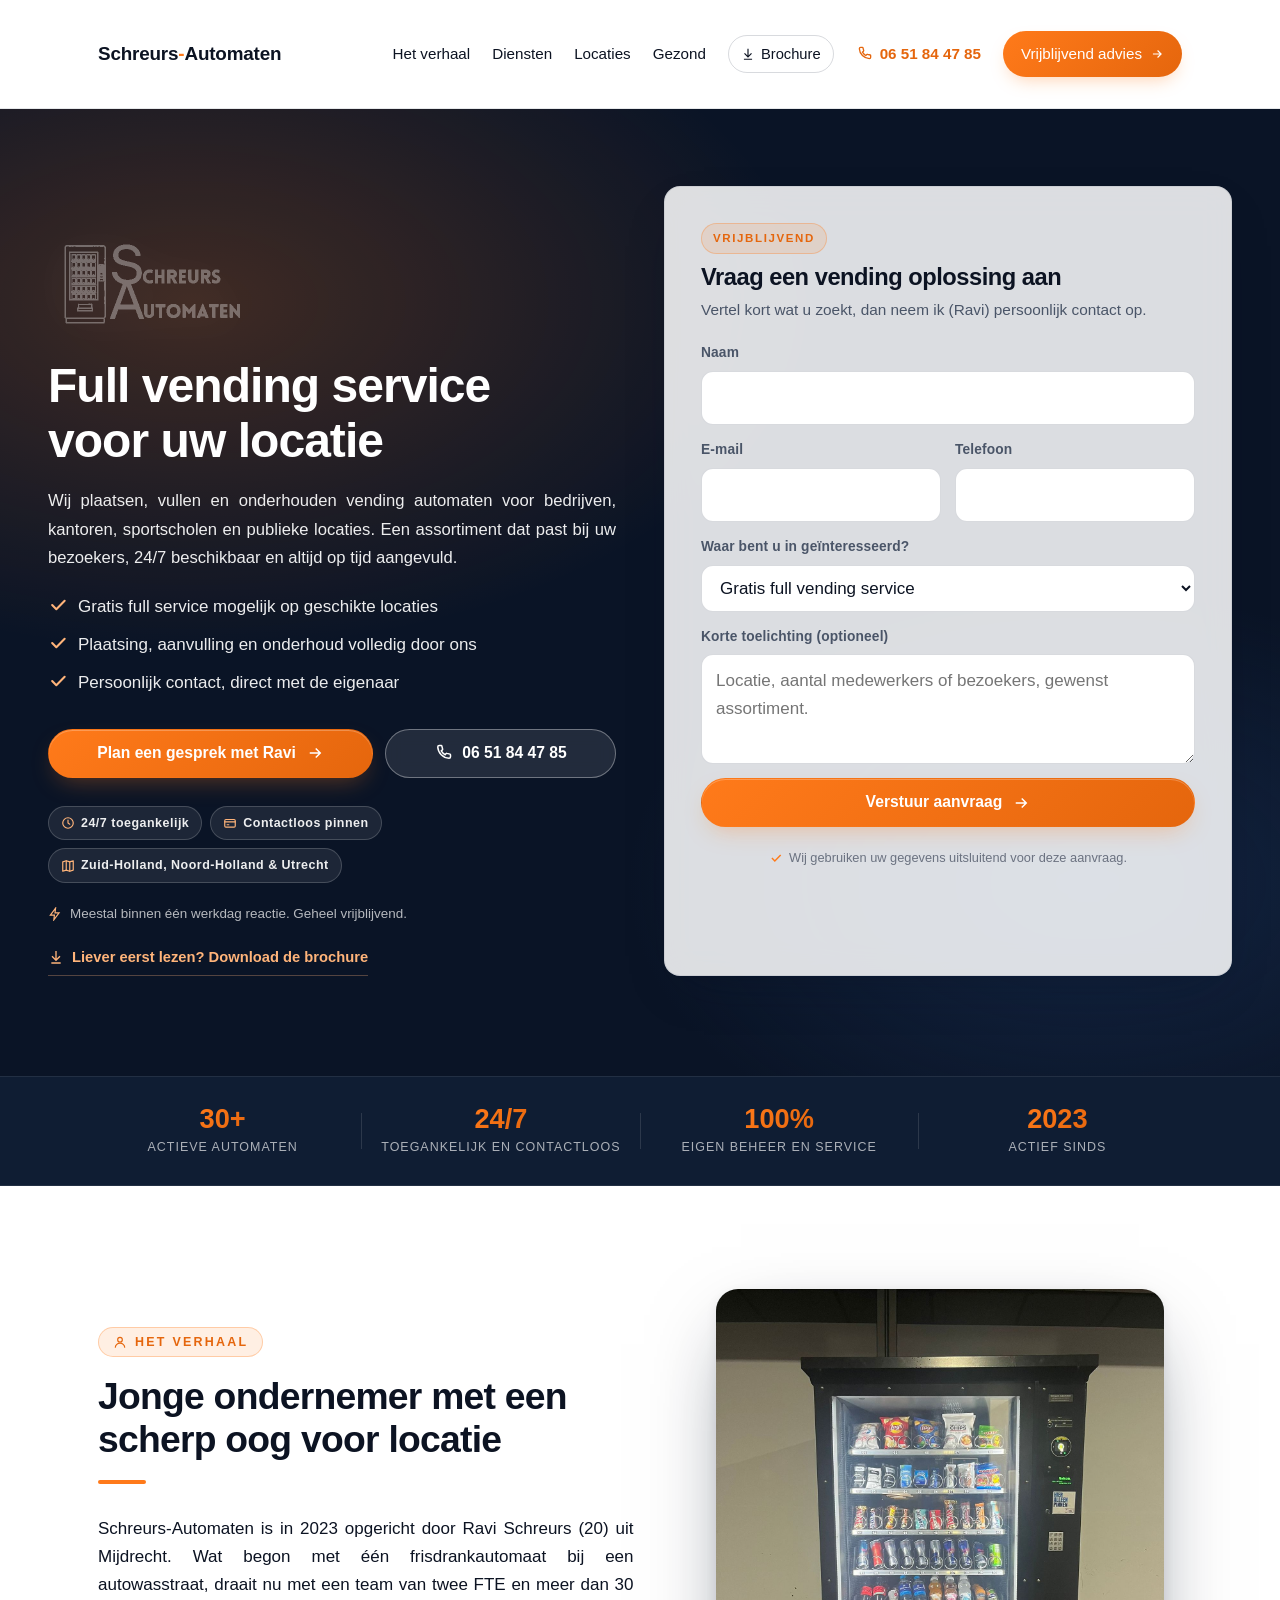
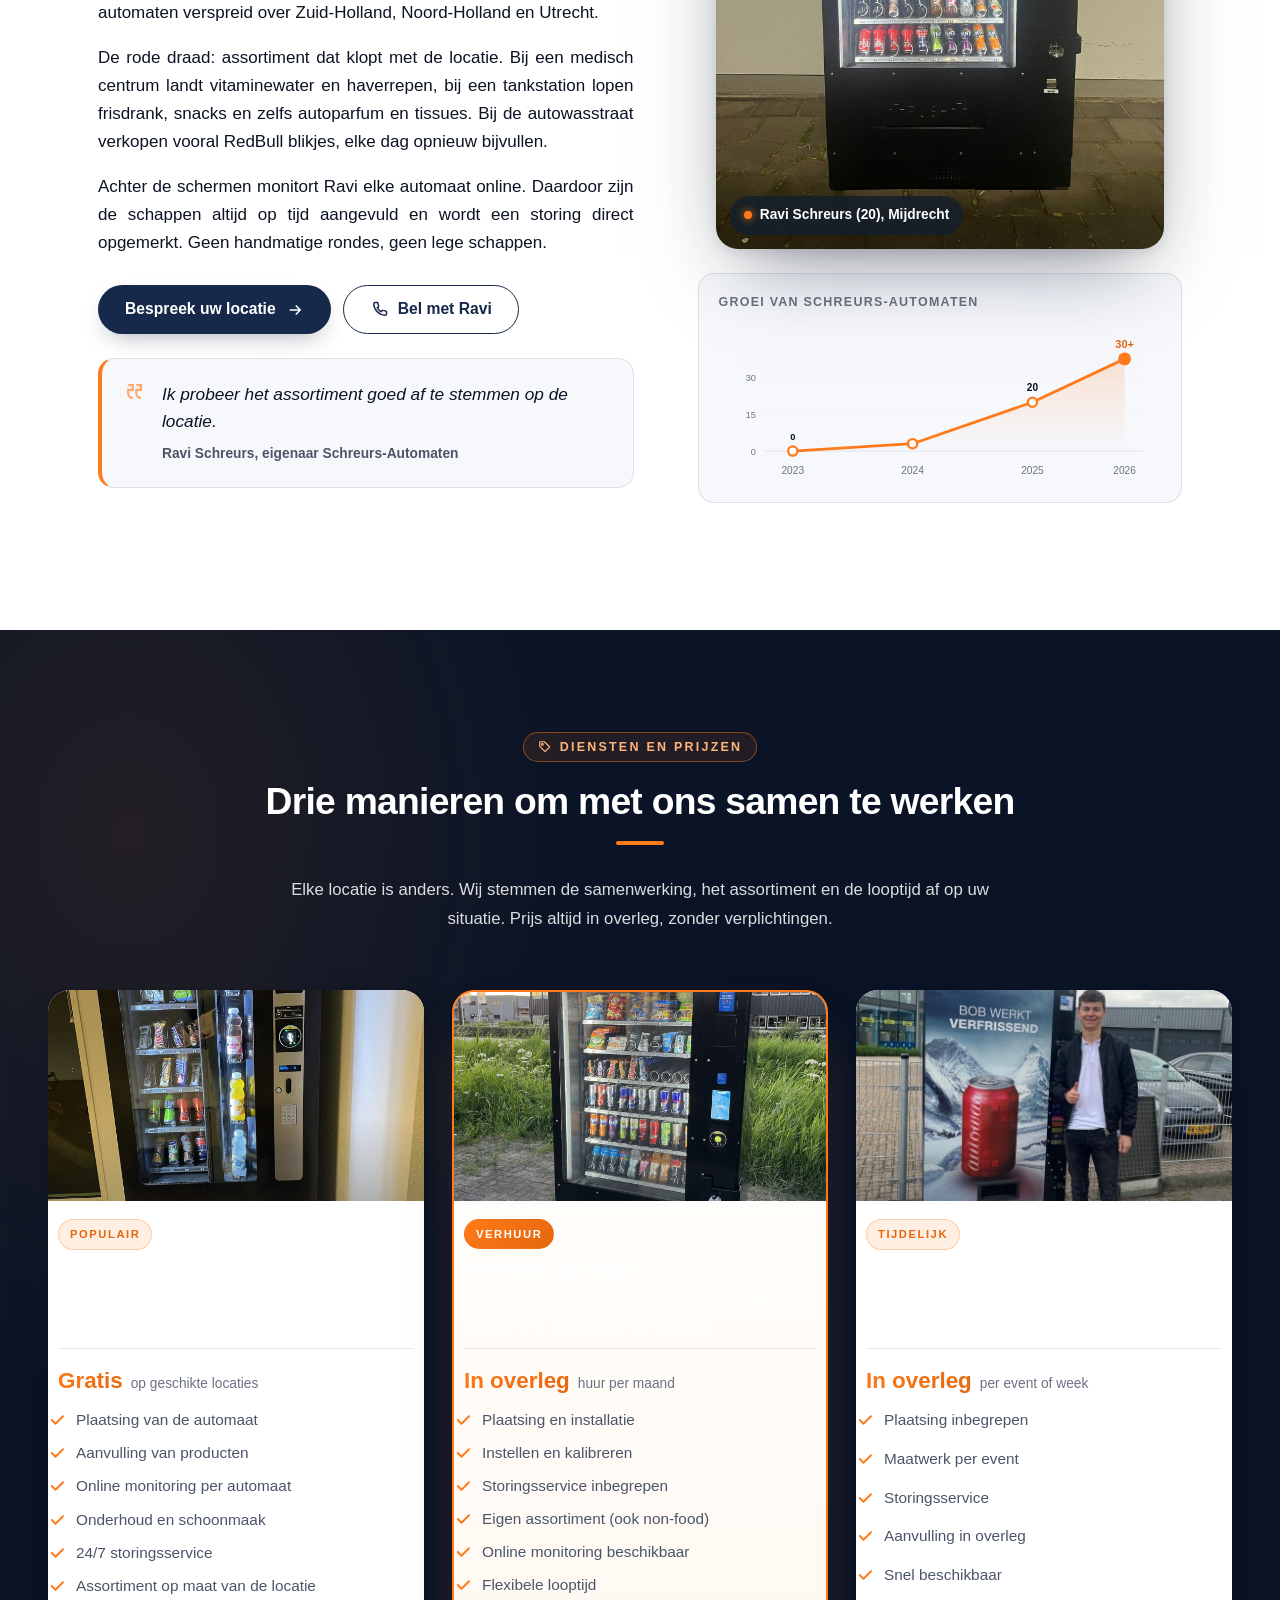
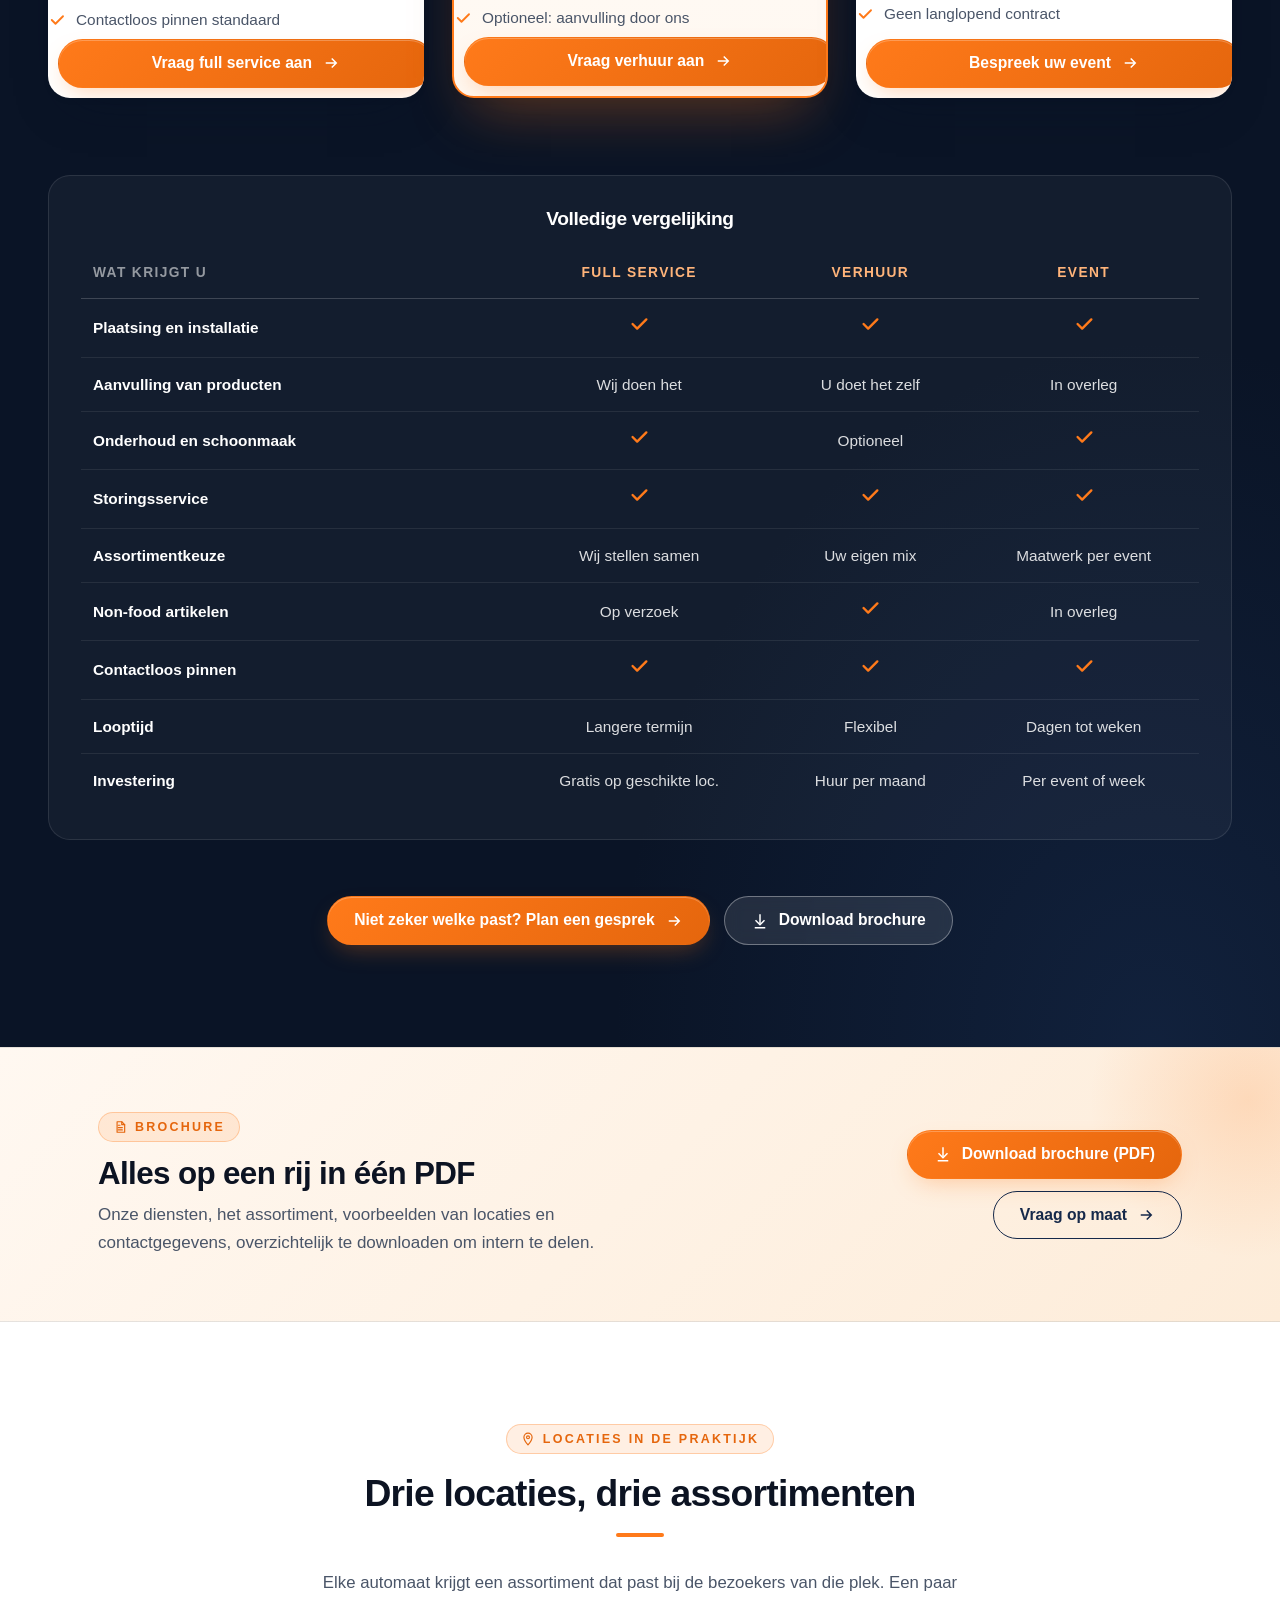
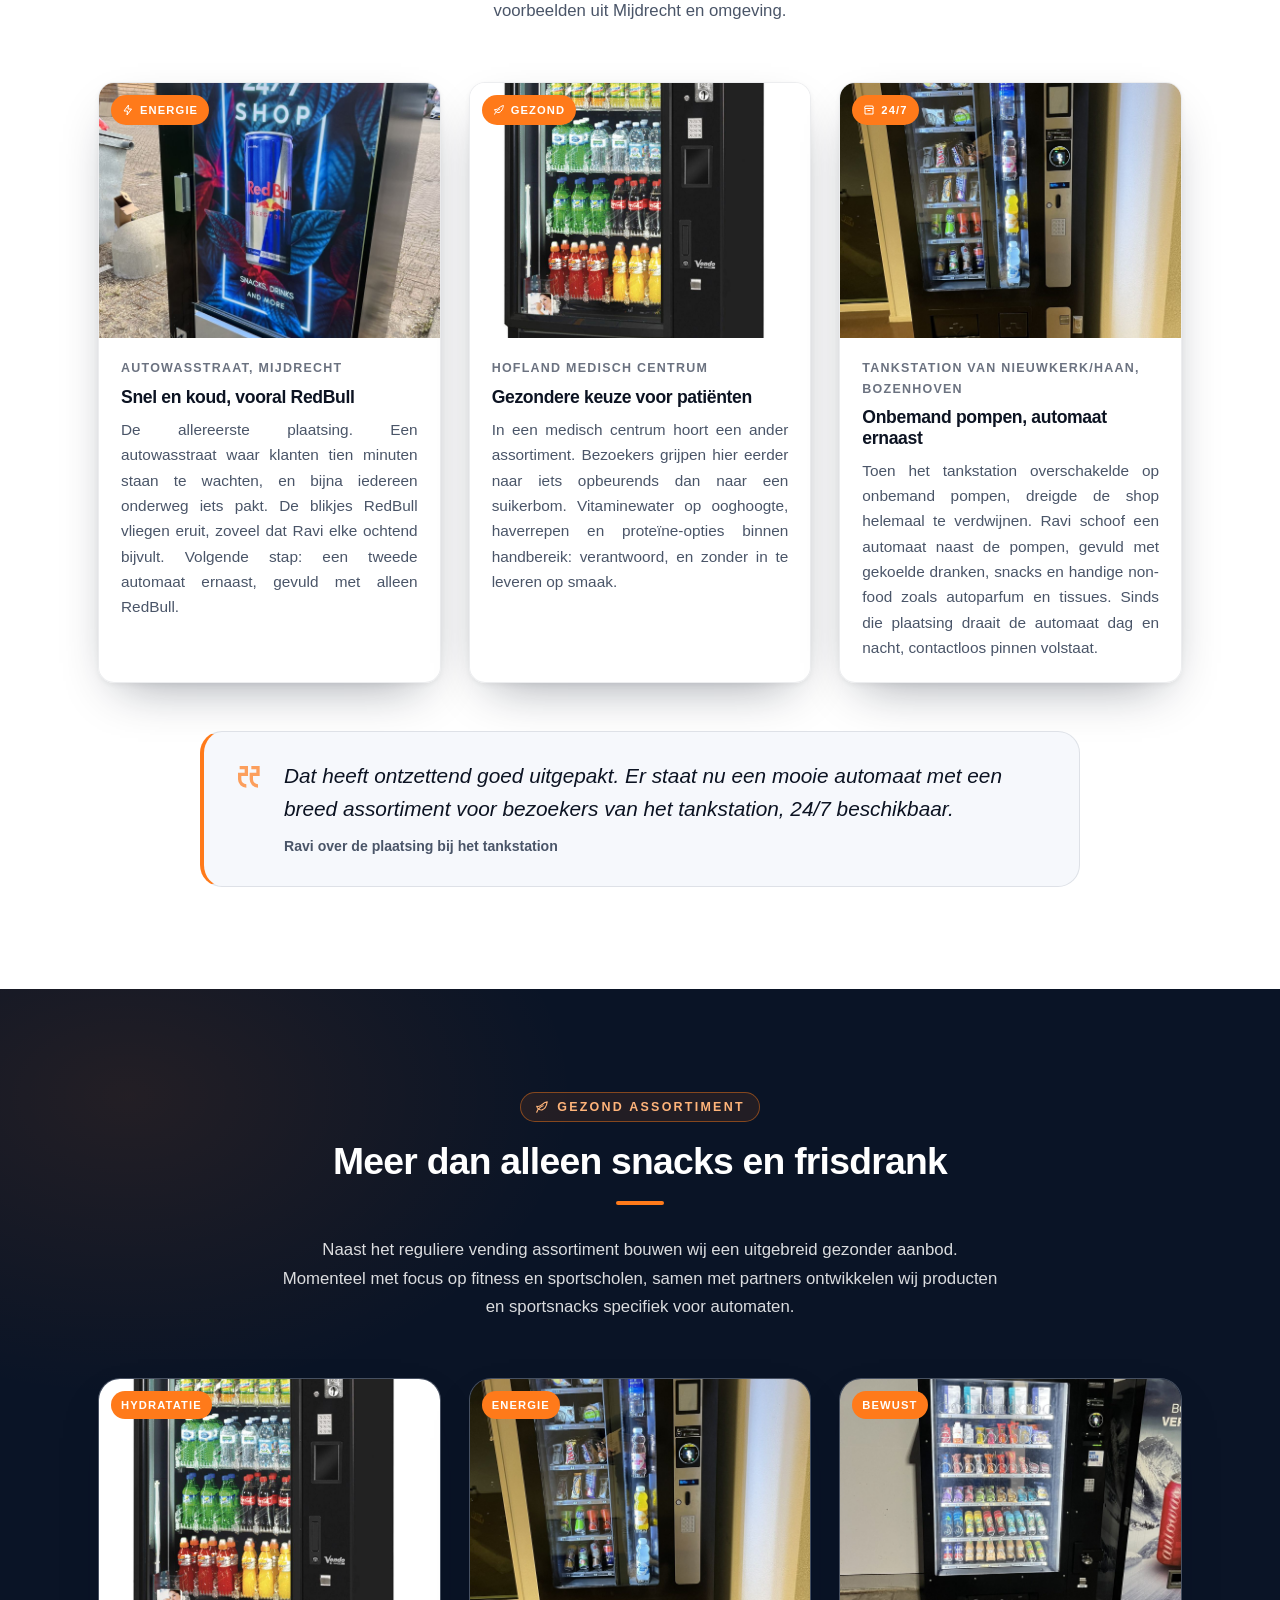
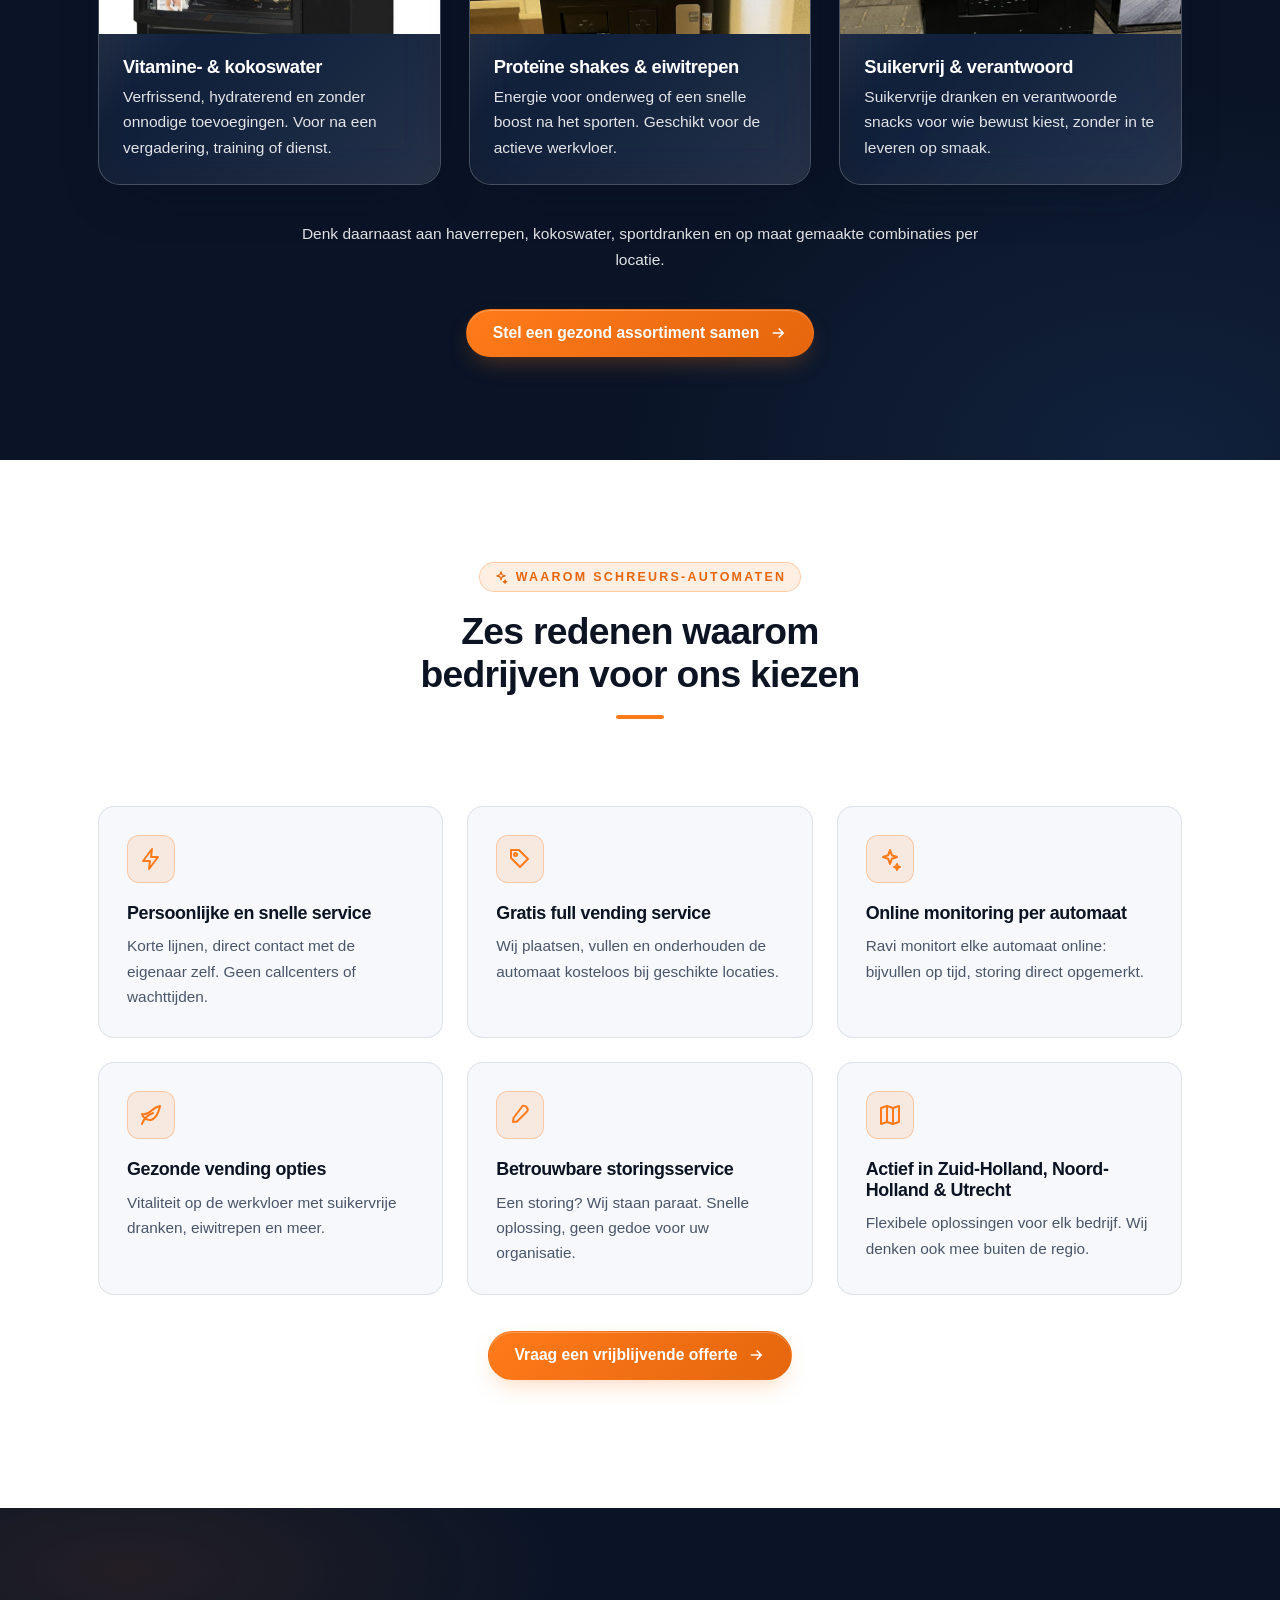
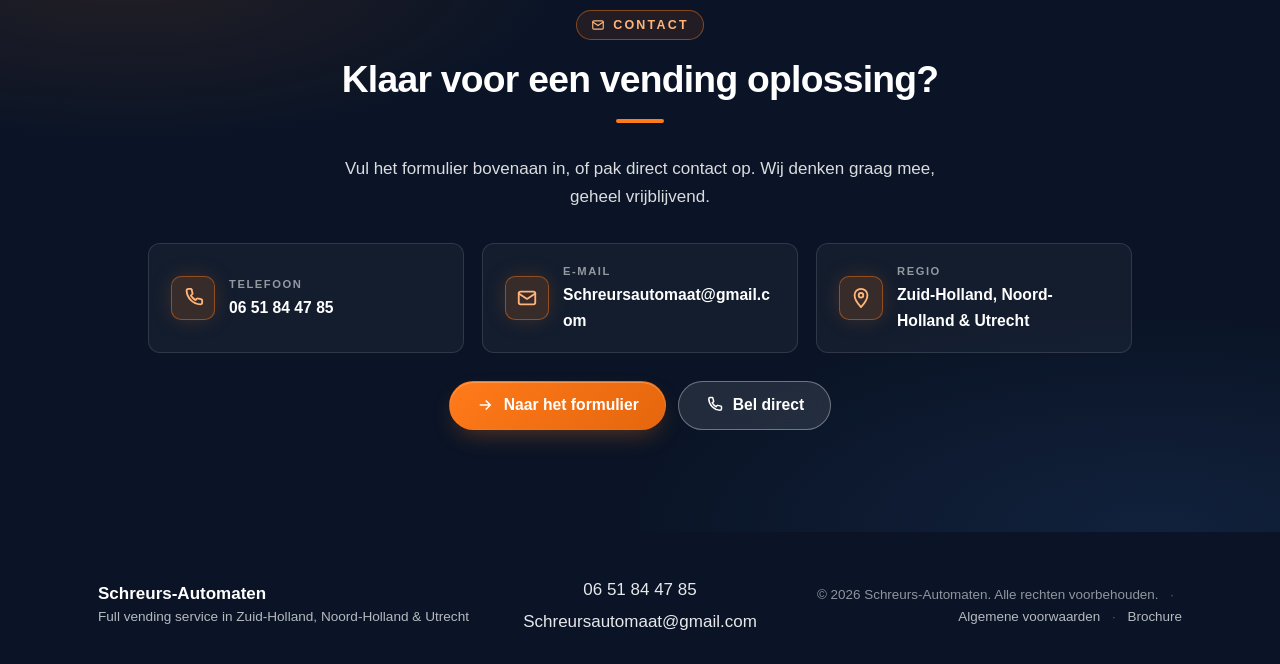
<file: index.html>
<!doctype html>
<html lang="nl">
<head>
  <meta charset="utf-8" />
  <meta name="viewport" content="width=device-width,initial-scale=1,viewport-fit=cover" />
  <title>Schreurs-Automaten | Full vending service in Zuid-Holland, Noord-Holland en Utrecht</title>
  <meta name="description" content="Schreurs-Automaten verzorgt complete vending oplossingen voor bedrijven in Zuid-Holland, Noord-Holland en Utrecht. Gratis full service, verhuur en gezond assortiment. 24/7 toegankelijk en contactloos met pin." />
  <meta name="theme-color" content="#0a1426" />
  <link rel="icon" type="image/png" href="assets/img/favicon.png" />
  <link rel="apple-touch-icon" href="assets/img/favicon.png" />
  <link rel="preload" as="image" href="assets/img/ravi-portrait.jpg" />
  <link rel="stylesheet" href="assets/css/style.css?v=3" />
</head>
<body>

  <!-- ═════════════ ICONS (SVG sprite) ═════════════ -->
  <svg width="0" height="0" style="position:absolute" aria-hidden="true">
    <defs>
      <symbol id="i-phone" viewBox="0 0 24 24"><path d="M5 4a2 2 0 0 1 2-2h2.5a1 1 0 0 1 1 .8l1 4a1 1 0 0 1-.3 1L9.7 9.3a14 14 0 0 0 5 5l1.6-1.6a1 1 0 0 1 1-.2l4 1a1 1 0 0 1 .7 1V17a2 2 0 0 1-2 2A16 16 0 0 1 5 4z"/></symbol>
      <symbol id="i-mail" viewBox="0 0 24 24"><rect x="3" y="5" width="18" height="14" rx="2"/><path d="M3 7l9 6 9-6"/></symbol>
      <symbol id="i-pin" viewBox="0 0 24 24"><path d="M12 22s7-7.5 7-13a7 7 0 1 0-14 0c0 5.5 7 13 7 13z"/><circle cx="12" cy="9" r="2.5"/></symbol>
      <symbol id="i-bolt" viewBox="0 0 24 24"><path d="M13 2L4 14h7l-1 8 9-12h-7l1-8z"/></symbol>
      <symbol id="i-tag" viewBox="0 0 24 24"><path d="M20 12l-8 8-9-9V3h8l9 9z"/><circle cx="7.5" cy="7.5" r="1.5"/></symbol>
      <symbol id="i-sparkle" viewBox="0 0 24 24"><path d="M12 3l1.8 5.2L19 10l-5.2 1.8L12 17l-1.8-5.2L5 10l5.2-1.8L12 3z"/><path d="M19 17l.8 2.2L22 20l-2.2.8L19 23l-.8-2.2L16 20l2.2-.8L19 17z"/></symbol>
      <symbol id="i-leaf" viewBox="0 0 24 24"><path d="M21 3s-2 12-9 14C5 18 3 11 3 11s5 1 9-3c4-4 9-5 9-5z"/><path d="M3 21c2-6 6-9 11-11"/></symbol>
      <symbol id="i-tool" viewBox="0 0 24 24"><path d="M14.5 3a4 4 0 0 1 5 5L9 18.5l-4 .5.5-4L14.5 3z"/></symbol>
      <symbol id="i-map" viewBox="0 0 24 24"><path d="M9 3L3 5v16l6-2 6 2 6-2V3l-6 2-6-2z"/><path d="M9 3v16"/><path d="M15 5v16"/></symbol>
      <symbol id="i-clock" viewBox="0 0 24 24"><circle cx="12" cy="12" r="9"/><path d="M12 7v5l3 2"/></symbol>
      <symbol id="i-card" viewBox="0 0 24 24"><rect x="3" y="6" width="18" height="13" rx="2"/><path d="M3 10h18"/><path d="M7 15h3"/></symbol>
      <symbol id="i-check" viewBox="0 0 24 24"><path d="M5 12l5 5L20 7"/></symbol>
      <symbol id="i-arrow-right" viewBox="0 0 24 24"><path d="M5 12h14M13 6l6 6-6 6"/></symbol>
      <symbol id="i-shop" viewBox="0 0 24 24"><path d="M3 9l1.5-5h15L21 9"/><path d="M4 9h16v11H4z"/><path d="M9 13h6"/></symbol>
      <symbol id="i-water" viewBox="0 0 24 24"><path d="M12 3s7 8 7 13a7 7 0 1 1-14 0c0-5 7-13 7-13z"/></symbol>
      <symbol id="i-dumbbell" viewBox="0 0 24 24"><path d="M3 9v6M6 7v10M18 7v10M21 9v6M6 12h12"/></symbol>
      <symbol id="i-user" viewBox="0 0 24 24"><circle cx="12" cy="8" r="4"/><path d="M4 21c0-4 4-7 8-7s8 3 8 7"/></symbol>
      <symbol id="i-star" viewBox="0 0 24 24"><path d="M12 2l3 6.5 7 1-5 4.8 1.3 7-6.3-3.4-6.3 3.4 1.3-7-5-4.8 7-1z"/></symbol>
      <symbol id="i-quote" viewBox="0 0 24 24"><path d="M7 7h4v4H7v3a4 4 0 0 0 4 4M14 7h4v4h-4v3a4 4 0 0 0 4 4"/></symbol>
      <symbol id="i-download" viewBox="0 0 24 24"><path d="M12 3v12M6 11l6 6 6-6M5 21h14"/></symbol>
      <symbol id="i-doc" viewBox="0 0 24 24"><path d="M7 3h8l5 5v13H7z"/><path d="M15 3v5h5"/><path d="M9 13h7M9 17h7M9 9h3"/></symbol>
    </defs>
  </svg>

  <!-- ───────────────── HEADER ───────────────── -->
  <header class="site-header" id="top">
    <div class="container header-inner">
      <a href="#top" class="brand" aria-label="Schreurs-Automaten, naar boven">
        <span class="brand-name">Schreurs<span class="brand-name-dash">-</span>Automaten</span>
      </a>

      <button class="nav-toggle" id="navToggle" aria-label="Menu openen" aria-expanded="false" aria-controls="primaryNav">
        <span></span><span></span><span></span>
      </button>

      <nav class="primary-nav" id="primaryNav" aria-label="Hoofdmenu">
        <a href="#verhaal">Het verhaal</a>
        <a href="#pricing">Diensten</a>
        <a href="#cases">Locaties</a>
        <a href="#gezond">Gezond</a>
        <a href="schreurs-automaten-brochure.pdf" class="nav-brochure" download>
          <svg><use href="#i-download"/></svg>Brochure
        </a>
        <a href="tel:+31651844785" class="nav-call">
          <svg><use href="#i-phone"/></svg>06 51 84 47 85
        </a>
        <a href="#contact" class="nav-cta">
          Vrijblijvend advies
          <svg width="14" height="14"><use href="#i-arrow-right"/></svg>
        </a>
      </nav>
    </div>
  </header>

  <!-- ───────────────── HERO met formulier ───────────────── -->
  <section class="hero" id="hero">
    <div class="container hero-inner">

      <div class="hero-card">
        <img src="assets/img/logo-white-transparent.png" alt="" aria-hidden="true" class="hero-logo" width="200" height="200" />

        <h1 class="hero-title">
          <span class="line">Full vending service</span>
          <span class="line">voor uw locatie</span>
        </h1>

        <p class="hero-lead">
          Wij plaatsen, vullen en onderhouden vending automaten voor bedrijven, kantoren, sportscholen en publieke locaties. Een assortiment dat past bij uw bezoekers, 24/7 beschikbaar en altijd op tijd aangevuld.
        </p>

        <ul class="hero-bullets">
          <li><svg><use href="#i-check"/></svg> Gratis full service mogelijk op geschikte locaties</li>
          <li><svg><use href="#i-check"/></svg> Plaatsing, aanvulling en onderhoud volledig door ons</li>
          <li><svg><use href="#i-check"/></svg> Persoonlijk contact, direct met de eigenaar</li>
        </ul>

        <div class="hero-cta">
          <a href="#contact" class="btn btn-primary">
            Plan een gesprek met Ravi
            <svg class="btn-icon"><use href="#i-arrow-right"/></svg>
          </a>
          <a href="tel:+31651844785" class="btn btn-ghost">
            <svg class="btn-icon"><use href="#i-phone"/></svg>
            06 51 84 47 85
          </a>
        </div>

        <div class="hero-badges">
          <span class="hero-badge"><svg><use href="#i-clock"/></svg> 24/7 toegankelijk</span>
          <span class="hero-badge"><svg><use href="#i-card"/></svg> Contactloos pinnen</span>
          <span class="hero-badge"><svg><use href="#i-map"/></svg> Zuid-Holland, Noord-Holland &amp; Utrecht</span>
        </div>

        <p class="hero-microcopy">
          <svg><use href="#i-bolt"/></svg> Meestal binnen één werkdag reactie. Geheel vrijblijvend.
        </p>

        <a href="schreurs-automaten-brochure.pdf" class="hero-brochure-link" download>
          <svg><use href="#i-download"/></svg>
          Liever eerst lezen? Download de brochure
        </a>
      </div>

      <aside class="hero-form" aria-labelledby="leadFormTitle">
        <form class="lead-form glass-light" id="leadForm"
              action="mailto:Schreursautomaat@gmail.com"
              method="POST"
              enctype="text/plain"
              novalidate>
          <div class="lead-form-head">
            <span class="lead-form-tag">Vrijblijvend</span>
            <h2 id="leadFormTitle" class="lead-form-title">Vraag een vending oplossing aan</h2>
            <p class="lead-form-sub">Vertel kort wat u zoekt, dan neem ik (Ravi) persoonlijk contact op.</p>
          </div>

          <div class="field">
            <label for="lf-name">Naam</label>
            <input id="lf-name" name="Naam" type="text" autocomplete="name" required />
          </div>

          <div class="row">
            <div class="field">
              <label for="lf-email">E-mail</label>
              <input id="lf-email" name="Email" type="email" autocomplete="email" required />
            </div>
            <div class="field">
              <label for="lf-phone">Telefoon</label>
              <input id="lf-phone" name="Telefoon" type="tel" autocomplete="tel" />
            </div>
          </div>

          <div class="field">
            <label for="lf-interest">Waar bent u in geïnteresseerd?</label>
            <select id="lf-interest" name="Interesse">
              <option value="Full vending service">Gratis full vending service</option>
              <option value="Verhuur">Verhuur van vending machines</option>
              <option value="Tijdelijke verhuur / event">Tijdelijke verhuur of event</option>
              <option value="Gezond assortiment">Gezond assortiment</option>
              <option value="Sportschool / fitness">Sportschool of fitness</option>
              <option value="Anders / advies">Anders, vrijblijvend advies</option>
            </select>
          </div>

          <div class="field">
            <label for="lf-message">Korte toelichting (optioneel)</label>
            <textarea id="lf-message" name="Bericht" rows="3" placeholder="Locatie, aantal medewerkers of bezoekers, gewenst assortiment."></textarea>
          </div>

          <button type="submit" class="btn btn-primary btn-block">
            Verstuur aanvraag
            <svg class="btn-icon"><use href="#i-arrow-right"/></svg>
          </button>

          <p class="form-note">
            <svg><use href="#i-check"/></svg> Wij gebruiken uw gegevens uitsluitend voor deze aanvraag.
          </p>
        </form>
      </aside>

    </div>
  </section>

  <!-- ───────────────── PROOF STRIP ───────────────── -->
  <section class="proof-strip" aria-label="Belangrijkste cijfers">
    <div class="container proof-inner">
      <div class="proof-item">
        <span class="proof-num">30+</span>
        <span class="proof-label">Actieve automaten</span>
      </div>
      <div class="proof-divider" aria-hidden="true"></div>
      <div class="proof-item">
        <span class="proof-num">24/7</span>
        <span class="proof-label">Toegankelijk en contactloos</span>
      </div>
      <div class="proof-divider" aria-hidden="true"></div>
      <div class="proof-item">
        <span class="proof-num">100%</span>
        <span class="proof-label">Eigen beheer en service</span>
      </div>
      <div class="proof-divider" aria-hidden="true"></div>
      <div class="proof-item">
        <span class="proof-num">2023</span>
        <span class="proof-label">Actief sinds</span>
      </div>
    </div>
  </section>

  <!-- ───────────────── HET VERHAAL ───────────────── -->
  <section class="section section-light" id="verhaal">
    <div class="container two-col">
      <div class="col-text">
        <span class="eyebrow eyebrow-dark"><svg class="eyebrow-icon"><use href="#i-user"/></svg> Het verhaal</span>
        <h2 class="section-title">
          <span class="line">Jonge ondernemer met</span>
          <span class="line">een scherp oog voor locatie</span>
        </h2>
        <span class="title-accent" aria-hidden="true"></span>
        <p>
          Schreurs-Automaten is in 2023 opgericht door Ravi Schreurs (20) uit Mijdrecht. Wat begon met één frisdrankautomaat bij een autowasstraat, draait nu met een team van twee FTE en meer dan 30 automaten verspreid over Zuid-Holland, Noord-Holland en Utrecht.
        </p>
        <p>
          De rode draad: assortiment dat klopt met de locatie. Bij een medisch centrum landt vitaminewater en haverrepen, bij een tankstation lopen frisdrank, snacks en zelfs autoparfum en tissues. Bij de autowasstraat verkopen vooral RedBull blikjes, elke dag opnieuw bijvullen.
        </p>
        <p>
          Achter de schermen monitort Ravi elke automaat online. Daardoor zijn de schappen altijd op tijd aangevuld en wordt een storing direct opgemerkt. Geen handmatige rondes, geen lege schappen.
        </p>

        <div class="section-cta">
          <a href="#contact" class="btn btn-secondary">
            Bespreek uw locatie
            <svg class="btn-icon"><use href="#i-arrow-right"/></svg>
          </a>
          <a href="tel:+31651844785" class="btn btn-outline-dark">
            <svg class="btn-icon"><use href="#i-phone"/></svg>
            Bel met Ravi
          </a>
        </div>

        <figure class="quote-card">
          <svg class="quote-mark" aria-hidden="true"><use href="#i-quote"/></svg>
          <blockquote>
            Ik probeer het assortiment goed af te stemmen op de locatie.
          </blockquote>
          <figcaption>Ravi Schreurs, eigenaar Schreurs-Automaten</figcaption>
        </figure>
      </div>

      <div class="col-media">
        <figure class="frame">
          <img src="assets/img/ravi-portrait.jpg" alt="Ravi Schreurs naast een Schreurs-Automaten frisdrankautomaat" loading="lazy" />
          <figcaption>Ravi Schreurs (20), Mijdrecht</figcaption>
        </figure>

        <figure class="growth-chart" aria-label="Groei van Schreurs-Automaten: 0 automaten in 2023, ruim 30 in 2026">
          <figcaption class="growth-chart-cap">Groei van Schreurs-Automaten</figcaption>
          <svg viewBox="0 0 480 180" class="growth-chart-svg" role="img">
            <defs>
              <linearGradient id="growth-fill" x1="0" y1="0" x2="0" y2="1">
                <stop offset="0%" stop-color="#ff7a1a" stop-opacity="0.18"/>
                <stop offset="100%" stop-color="#ff7a1a" stop-opacity="0"/>
              </linearGradient>
            </defs>
            <line x1="50" y1="140" x2="460" y2="140" stroke="rgba(15,29,51,0.10)" stroke-width="1"/>
            <line x1="50" y1="100" x2="460" y2="100" stroke="rgba(15,29,51,0.06)" stroke-width="1" stroke-dasharray="2 4"/>
            <line x1="50" y1="60" x2="460" y2="60" stroke="rgba(15,29,51,0.06)" stroke-width="1" stroke-dasharray="2 4"/>
            <text x="40" y="144" text-anchor="end" font-size="10" fill="#6b7280">0</text>
            <text x="40" y="104" text-anchor="end" font-size="10" fill="#6b7280">15</text>
            <text x="40" y="64" text-anchor="end" font-size="10" fill="#6b7280">30</text>
            <path d="M80,140 L210,132 L340,87 L440,40 L440,140 L80,140 Z" fill="url(#growth-fill)"/>
            <polyline points="80,140 210,132 340,87 440,40" fill="none" stroke="#ff7a1a" stroke-width="3" stroke-linecap="round" stroke-linejoin="round"/>
            <circle cx="80" cy="140" r="5" fill="#fff" stroke="#ff7a1a" stroke-width="2.5"/>
            <circle cx="210" cy="132" r="5" fill="#fff" stroke="#ff7a1a" stroke-width="2.5"/>
            <circle cx="340" cy="87" r="5" fill="#fff" stroke="#ff7a1a" stroke-width="2.5"/>
            <circle cx="440" cy="40" r="7" fill="#ff7a1a"/>
            <text x="80" y="165" text-anchor="middle" font-size="11" fill="#6b7280">2023</text>
            <text x="210" y="165" text-anchor="middle" font-size="11" fill="#6b7280">2024</text>
            <text x="340" y="165" text-anchor="middle" font-size="11" fill="#6b7280">2025</text>
            <text x="440" y="165" text-anchor="middle" font-size="11" fill="#6b7280">2026</text>
            <text x="80" y="128" text-anchor="middle" font-size="10" font-weight="700" fill="#0c1322">0</text>
            <text x="340" y="75" text-anchor="middle" font-size="11" font-weight="700" fill="#0c1322">20</text>
            <text x="440" y="28" text-anchor="middle" font-size="12" font-weight="800" fill="#e5660d">30+</text>
          </svg>
        </figure>
      </div>
    </div>
  </section>

  <!-- ───────────────── PRICING ───────────────── -->
  <section class="section section-dark" id="pricing">
    <div class="container">
      <header class="section-head section-head-center">
        <span class="eyebrow"><svg class="eyebrow-icon"><use href="#i-tag"/></svg> Diensten en prijzen</span>
        <h2 class="section-title">
          <span class="line">Drie manieren om met ons</span>
          <span class="line">samen te werken</span>
        </h2>
        <span class="title-accent" aria-hidden="true"></span>
        <p class="section-lead">
          Elke locatie is anders. Wij stemmen de samenwerking, het assortiment en de looptijd af op uw situatie. Prijs altijd in overleg, zonder verplichtingen.
        </p>
      </header>

      <div class="pricing-grid">

        <article class="pricing-card">
          <div class="pricing-card-media">
            <img src="assets/img/automaat-snacks-large.jpg" alt="Combi snack- en drankautomaat voor full service" loading="lazy" />
          </div>
          <div class="pricing-card-head">
            <span class="pricing-tag">Populair</span>
            <h3 class="pricing-title">Full vending service</h3>
            <p class="pricing-sub">Wij plaatsen en beheren de automaat volledig. U heeft nergens omkijken naar.</p>
            <div class="pricing-price">
              <span class="pricing-price-main">Gratis</span>
              <span class="pricing-price-note">op geschikte locaties</span>
            </div>
          </div>
          <ul class="pricing-list">
            <li><svg><use href="#i-check"/></svg> Plaatsing van de automaat</li>
            <li><svg><use href="#i-check"/></svg> Aanvulling van producten</li>
            <li><svg><use href="#i-check"/></svg> Online monitoring per automaat</li>
            <li><svg><use href="#i-check"/></svg> Onderhoud en schoonmaak</li>
            <li><svg><use href="#i-check"/></svg> 24/7 storingsservice</li>
            <li><svg><use href="#i-check"/></svg> Assortiment op maat van de locatie</li>
            <li><svg><use href="#i-check"/></svg> Contactloos pinnen standaard</li>
          </ul>
          <a href="#contact" class="btn btn-primary btn-block pricing-cta">
            Vraag full service aan
            <svg class="btn-icon"><use href="#i-arrow-right"/></svg>
          </a>
        </article>

        <article class="pricing-card pricing-card-featured">
          <div class="pricing-card-media">
            <img src="assets/img/automaat-outdoor.jpg" alt="Vending automaat geschikt voor verhuur" loading="lazy" />
          </div>
          <div class="pricing-card-head">
            <span class="pricing-tag pricing-tag-featured">Verhuur</span>
            <h3 class="pricing-title">Verhuur op maat</h3>
            <p class="pricing-sub">U huurt de automaat en verdient zelf aan het assortiment, wij regelen de techniek.</p>
            <div class="pricing-price">
              <span class="pricing-price-main">In overleg</span>
              <span class="pricing-price-note">huur per maand</span>
            </div>
          </div>
          <ul class="pricing-list">
            <li><svg><use href="#i-check"/></svg> Plaatsing en installatie</li>
            <li><svg><use href="#i-check"/></svg> Instellen en kalibreren</li>
            <li><svg><use href="#i-check"/></svg> Storingsservice inbegrepen</li>
            <li><svg><use href="#i-check"/></svg> Eigen assortiment (ook non-food)</li>
            <li><svg><use href="#i-check"/></svg> Online monitoring beschikbaar</li>
            <li><svg><use href="#i-check"/></svg> Flexibele looptijd</li>
            <li><svg><use href="#i-check"/></svg> Optioneel: aanvulling door ons</li>
          </ul>
          <a href="#contact" class="btn btn-primary btn-block pricing-cta">
            Vraag verhuur aan
            <svg class="btn-icon"><use href="#i-arrow-right"/></svg>
          </a>
        </article>

        <article class="pricing-card">
          <div class="pricing-card-media">
            <img src="assets/img/automaat-snack-drink.jpg" alt="Compacte snack- en drankautomaat voor tijdelijke verhuur" loading="lazy" />
          </div>
          <div class="pricing-card-head">
            <span class="pricing-tag">Tijdelijk</span>
            <h3 class="pricing-title">Event en korte termijn</h3>
            <p class="pricing-sub">Een automaat voor een evenement, beurs, schoolperiode of project. Snel geregeld.</p>
            <div class="pricing-price">
              <span class="pricing-price-main">In overleg</span>
              <span class="pricing-price-note">per event of week</span>
            </div>
          </div>
          <ul class="pricing-list">
            <li><svg><use href="#i-check"/></svg> Plaatsing inbegrepen</li>
            <li><svg><use href="#i-check"/></svg> Maatwerk per event</li>
            <li><svg><use href="#i-check"/></svg> Storingsservice</li>
            <li><svg><use href="#i-check"/></svg> Aanvulling in overleg</li>
            <li><svg><use href="#i-check"/></svg> Snel beschikbaar</li>
            <li><svg><use href="#i-check"/></svg> Geen langlopend contract</li>
          </ul>
          <a href="#contact" class="btn btn-primary btn-block pricing-cta">
            Bespreek uw event
            <svg class="btn-icon"><use href="#i-arrow-right"/></svg>
          </a>
        </article>

      </div>

      <!-- Vergelijkingstabel -->
      <div class="pricing-compare">
        <h3 class="pricing-compare-title">Volledige vergelijking</h3>
        <div class="pricing-compare-scroll">
          <table class="pricing-table" aria-label="Vergelijking van diensten">
            <thead>
              <tr>
                <th scope="col">Wat krijgt u</th>
                <th scope="col">Full service</th>
                <th scope="col">Verhuur</th>
                <th scope="col">Event</th>
              </tr>
            </thead>
            <tbody>
              <tr>
                <th scope="row">Plaatsing en installatie</th>
                <td><svg class="cell-yes"><use href="#i-check"/></svg></td>
                <td><svg class="cell-yes"><use href="#i-check"/></svg></td>
                <td><svg class="cell-yes"><use href="#i-check"/></svg></td>
              </tr>
              <tr>
                <th scope="row">Aanvulling van producten</th>
                <td>Wij doen het</td>
                <td>U doet het zelf</td>
                <td>In overleg</td>
              </tr>
              <tr>
                <th scope="row">Onderhoud en schoonmaak</th>
                <td><svg class="cell-yes"><use href="#i-check"/></svg></td>
                <td>Optioneel</td>
                <td><svg class="cell-yes"><use href="#i-check"/></svg></td>
              </tr>
              <tr>
                <th scope="row">Storingsservice</th>
                <td><svg class="cell-yes"><use href="#i-check"/></svg></td>
                <td><svg class="cell-yes"><use href="#i-check"/></svg></td>
                <td><svg class="cell-yes"><use href="#i-check"/></svg></td>
              </tr>
              <tr>
                <th scope="row">Assortimentkeuze</th>
                <td>Wij stellen samen</td>
                <td>Uw eigen mix</td>
                <td>Maatwerk per event</td>
              </tr>
              <tr>
                <th scope="row">Non-food artikelen</th>
                <td>Op verzoek</td>
                <td><svg class="cell-yes"><use href="#i-check"/></svg></td>
                <td>In overleg</td>
              </tr>
              <tr>
                <th scope="row">Contactloos pinnen</th>
                <td><svg class="cell-yes"><use href="#i-check"/></svg></td>
                <td><svg class="cell-yes"><use href="#i-check"/></svg></td>
                <td><svg class="cell-yes"><use href="#i-check"/></svg></td>
              </tr>
              <tr>
                <th scope="row">Looptijd</th>
                <td>Langere termijn</td>
                <td>Flexibel</td>
                <td>Dagen tot weken</td>
              </tr>
              <tr>
                <th scope="row">Investering</th>
                <td>Gratis op geschikte loc.</td>
                <td>Huur per maand</td>
                <td>Per event of week</td>
              </tr>
            </tbody>
          </table>
        </div>
      </div>

      <div class="section-cta-center pricing-final-cta">
        <a href="#contact" class="btn btn-primary">
          Niet zeker welke past? Plan een gesprek
          <svg class="btn-icon"><use href="#i-arrow-right"/></svg>
        </a>
        <a href="schreurs-automaten-brochure.pdf" class="btn btn-ghost" download>
          <svg class="btn-icon"><use href="#i-download"/></svg>
          Download brochure
        </a>
      </div>
    </div>
  </section>

  <!-- ───────────────── BROCHURE STRIP ───────────────── -->
  <section class="brochure-strip" id="brochure">
    <div class="container brochure-inner">
      <div class="brochure-text">
        <span class="eyebrow eyebrow-dark"><svg class="eyebrow-icon"><use href="#i-doc"/></svg> Brochure</span>
        <h2 class="brochure-title">Alles op een rij in één PDF</h2>
        <p>Onze diensten, het assortiment, voorbeelden van locaties en contactgegevens, overzichtelijk te downloaden om intern te delen.</p>
      </div>
      <div class="brochure-cta">
        <a href="schreurs-automaten-brochure.pdf" class="btn btn-primary" download>
          <svg class="btn-icon"><use href="#i-download"/></svg>
          Download brochure (PDF)
        </a>
        <a href="#contact" class="btn btn-outline-dark">
          Vraag op maat
          <svg class="btn-icon"><use href="#i-arrow-right"/></svg>
        </a>
      </div>
    </div>
  </section>

  <!-- ───────────────── CASES / LOCATIES ───────────────── -->
  <section class="section section-light" id="cases">
    <div class="container">
      <header class="section-head section-head-center">
        <span class="eyebrow eyebrow-dark"><svg class="eyebrow-icon"><use href="#i-pin"/></svg> Locaties in de praktijk</span>
        <h2 class="section-title">
          <span class="line">Drie locaties,</span>
          <span class="line">drie assortimenten</span>
        </h2>
        <span class="title-accent" aria-hidden="true"></span>
        <p class="section-lead">
          Elke automaat krijgt een assortiment dat past bij de bezoekers van die plek. Een paar voorbeelden uit Mijdrecht en omgeving.
        </p>
      </header>

      <div class="cases-grid">

        <article class="case-card glass-light">
          <div class="case-media">
            <img src="assets/img/automaat-redbull.jpg" alt="Automaat met blikjes RedBull en frisdrank" loading="lazy" />
            <span class="case-tag"><svg><use href="#i-bolt"/></svg> Energie</span>
          </div>
          <div class="case-body">
            <span class="case-loc">Autowasstraat, Mijdrecht</span>
            <h3>Snel en koud, vooral RedBull</h3>
            <p>De allereerste plaatsing. Een autowasstraat waar klanten tien minuten staan te wachten, en bijna iedereen onderweg iets pakt. De blikjes RedBull vliegen eruit, zoveel dat Ravi elke ochtend bijvult. Volgende stap: een tweede automaat ernaast, gevuld met alleen RedBull.</p>
          </div>
        </article>

        <article class="case-card glass-light">
          <div class="case-media">
            <img src="assets/img/automaat-drinks-vendo.jpg" alt="Automaat met vitaminewater en gezondere snacks" loading="lazy" />
            <span class="case-tag"><svg><use href="#i-leaf"/></svg> Gezond</span>
          </div>
          <div class="case-body">
            <span class="case-loc">Hofland Medisch Centrum</span>
            <h3>Gezondere keuze voor patiënten</h3>
            <p>In een medisch centrum hoort een ander assortiment. Bezoekers grijpen hier eerder naar iets opbeurends dan naar een suikerbom. Vitaminewater op ooghoogte, haverrepen en proteïne-opties binnen handbereik: verantwoord, en zonder in te leveren op smaak.</p>
          </div>
        </article>

        <article class="case-card glass-light">
          <div class="case-media">
            <img src="assets/img/automaat-snacks-large.jpg" alt="Automaat bij tankstation met breed assortiment" loading="lazy" />
            <span class="case-tag"><svg><use href="#i-shop"/></svg> 24/7</span>
          </div>
          <div class="case-body">
            <span class="case-loc">Tankstation Van Nieuwkerk/Haan, Bozenhoven</span>
            <h3>Onbemand pompen, automaat ernaast</h3>
            <p>Toen het tankstation overschakelde op onbemand pompen, dreigde de shop helemaal te verdwijnen. Ravi schoof een automaat naast de pompen, gevuld met gekoelde dranken, snacks en handige non-food zoals autoparfum en tissues. Sinds die plaatsing draait de automaat dag en nacht, contactloos pinnen volstaat.</p>
          </div>
        </article>

      </div>

      <figure class="big-quote">
        <svg class="quote-mark" aria-hidden="true"><use href="#i-quote"/></svg>
        <blockquote>
          Dat heeft ontzettend goed uitgepakt. Er staat nu een mooie automaat met een breed assortiment voor bezoekers van het tankstation, 24/7 beschikbaar.
        </blockquote>
        <figcaption>Ravi over de plaatsing bij het tankstation</figcaption>
      </figure>
    </div>
  </section>

  <!-- ───────────────── GEZOND ASSORTIMENT ───────────────── -->
  <section class="section section-dark" id="gezond">
    <div class="container">
      <header class="section-head section-head-center">
        <span class="eyebrow"><svg class="eyebrow-icon"><use href="#i-leaf"/></svg> Gezond assortiment</span>
        <h2 class="section-title">
          <span class="line">Meer dan alleen</span>
          <span class="line">snacks en frisdrank</span>
        </h2>
        <span class="title-accent" aria-hidden="true"></span>
        <p class="section-lead">
          Naast het reguliere vending assortiment bouwen wij een uitgebreid gezonder aanbod. Momenteel met focus op fitness en sportscholen, samen met partners ontwikkelen wij producten en sportsnacks specifiek voor automaten.
        </p>
      </header>

      <div class="healthy-grid">
        <article class="healthy-card glass">
          <div class="healthy-media">
            <img src="assets/img/automaat-drinks-vendo.jpg" alt="Automaat met flessen vitaminewater en sportdranken" loading="lazy" />
            <span class="healthy-media-tag">Hydratatie</span>
          </div>
          <div class="healthy-body">
            <h3>Vitamine- &amp; kokoswater</h3>
            <p>Verfrissend, hydraterend en zonder onnodige toevoegingen. Voor na een vergadering, training of dienst.</p>
          </div>
        </article>

        <article class="healthy-card glass">
          <div class="healthy-media">
            <img src="assets/img/automaat-snacks-large.jpg" alt="Automaat met eiwitrepen en gezondere snacks" loading="lazy" />
            <span class="healthy-media-tag">Energie</span>
          </div>
          <div class="healthy-body">
            <h3>Proteïne shakes &amp; eiwitrepen</h3>
            <p>Energie voor onderweg of een snelle boost na het sporten. Geschikt voor de actieve werkvloer.</p>
          </div>
        </article>

        <article class="healthy-card glass">
          <div class="healthy-media">
            <img src="assets/img/automaat-drinks-1.jpg" alt="Schap met suikervrije en verantwoorde dranken" loading="lazy" />
            <span class="healthy-media-tag">Bewust</span>
          </div>
          <div class="healthy-body">
            <h3>Suikervrij &amp; verantwoord</h3>
            <p>Suikervrije dranken en verantwoorde snacks voor wie bewust kiest, zonder in te leveren op smaak.</p>
          </div>
        </article>
      </div>

      <p class="healthy-foot">
        Denk daarnaast aan haverrepen, kokoswater, sportdranken en op maat gemaakte combinaties per locatie.
      </p>

      <div class="section-cta-center">
        <a href="#contact" class="btn btn-primary">
          Stel een gezond assortiment samen
          <svg class="btn-icon"><use href="#i-arrow-right"/></svg>
        </a>
      </div>
    </div>
  </section>

  <!-- ───────────────── WAAROM ───────────────── -->
  <section class="section section-light section-why" id="waarom">
    <div class="container">
      <header class="section-head section-head-center">
        <span class="eyebrow eyebrow-dark"><svg class="eyebrow-icon"><use href="#i-sparkle"/></svg> Waarom Schreurs-Automaten</span>
        <h2 class="section-title">
          <span class="line">Zes redenen waarom bedrijven</span>
          <span class="line">voor ons kiezen</span>
        </h2>
        <span class="title-accent" aria-hidden="true"></span>
      </header>

      <div class="why-grid">
        <div class="why-card">
          <span class="icon-wrap" aria-hidden="true"><svg><use href="#i-bolt"/></svg></span>
          <h3>Persoonlijke en snelle service</h3>
          <p>Korte lijnen, direct contact met de eigenaar zelf. Geen callcenters of wachttijden.</p>
        </div>
        <div class="why-card">
          <span class="icon-wrap" aria-hidden="true"><svg><use href="#i-tag"/></svg></span>
          <h3>Gratis full vending service</h3>
          <p>Wij plaatsen, vullen en onderhouden de automaat kosteloos bij geschikte locaties.</p>
        </div>
        <div class="why-card">
          <span class="icon-wrap" aria-hidden="true"><svg><use href="#i-sparkle"/></svg></span>
          <h3>Online monitoring per automaat</h3>
          <p>Ravi monitort elke automaat online: bijvullen op tijd, storing direct opgemerkt.</p>
        </div>
        <div class="why-card">
          <span class="icon-wrap" aria-hidden="true"><svg><use href="#i-leaf"/></svg></span>
          <h3>Gezonde vending opties</h3>
          <p>Vitaliteit op de werkvloer met suikervrije dranken, eiwitrepen en meer.</p>
        </div>
        <div class="why-card">
          <span class="icon-wrap" aria-hidden="true"><svg><use href="#i-tool"/></svg></span>
          <h3>Betrouwbare storingsservice</h3>
          <p>Een storing? Wij staan paraat. Snelle oplossing, geen gedoe voor uw organisatie.</p>
        </div>
        <div class="why-card">
          <span class="icon-wrap" aria-hidden="true"><svg><use href="#i-map"/></svg></span>
          <h3>Actief in Zuid-Holland, Noord-Holland &amp; Utrecht</h3>
          <p>Flexibele oplossingen voor elk bedrijf. Wij denken ook mee buiten de regio.</p>
        </div>
      </div>

      <div class="section-cta-center">
        <a href="#contact" class="btn btn-primary">
          Vraag een vrijblijvende offerte
          <svg class="btn-icon"><use href="#i-arrow-right"/></svg>
        </a>
      </div>
    </div>
  </section>

  <!-- ───────────────── CONTACT (compact) ───────────────── -->
  <section class="section section-dark contact-strip" id="contact">
    <div class="container contact-inner">
      <div class="contact-text-block">
        <span class="eyebrow"><svg class="eyebrow-icon"><use href="#i-mail"/></svg> Contact</span>
        <h2 class="section-title">
          <span class="line">Klaar voor een</span>
          <span class="line">vending oplossing?</span>
        </h2>
        <span class="title-accent" aria-hidden="true"></span>
        <p>
          Vul het formulier bovenaan in, of pak direct contact op. Wij denken graag mee, geheel vrijblijvend.
        </p>

        <ul class="contact-list">
          <li>
            <span class="icon-wrap icon-wrap-dark" aria-hidden="true"><svg><use href="#i-phone"/></svg></span>
            <div class="contact-text">
              <span class="contact-label">Telefoon</span>
              <a href="tel:+31651844785" class="contact-value">06 51 84 47 85</a>
            </div>
          </li>
          <li>
            <span class="icon-wrap icon-wrap-dark" aria-hidden="true"><svg><use href="#i-mail"/></svg></span>
            <div class="contact-text">
              <span class="contact-label">E-mail</span>
              <a href="mailto:Schreursautomaat@gmail.com" class="contact-value">Schreursautomaat@gmail.com</a>
            </div>
          </li>
          <li>
            <span class="icon-wrap icon-wrap-dark" aria-hidden="true"><svg><use href="#i-pin"/></svg></span>
            <div class="contact-text">
              <span class="contact-label">Regio</span>
              <span class="contact-value">Zuid-Holland, Noord-Holland &amp; Utrecht</span>
            </div>
          </li>
        </ul>

        <div class="contact-cta-row">
          <a href="#hero" class="btn btn-primary">
            <svg class="btn-icon"><use href="#i-arrow-right"/></svg>
            Naar het formulier
          </a>
          <a href="tel:+31651844785" class="btn btn-ghost">
            <svg class="btn-icon"><use href="#i-phone"/></svg>
            Bel direct
          </a>
        </div>
      </div>
    </div>
  </section>

  <!-- ───────────────── FOOTER ───────────────── -->
  <footer class="site-footer">
    <div class="container footer-inner">
      <div class="footer-brand">
        <div>
          <div class="footer-name">Schreurs-Automaten</div>
          <div class="footer-tag">Full vending service in Zuid-Holland, Noord-Holland &amp; Utrecht</div>
        </div>
      </div>

      <div class="footer-contact">
        <a href="tel:+31651844785">06 51 84 47 85</a>
        <a href="mailto:Schreursautomaat@gmail.com">Schreursautomaat@gmail.com</a>
      </div>

      <div class="footer-meta">
        © <span id="year">2026</span> Schreurs-Automaten. Alle rechten voorbehouden.
        <span class="footer-sep" aria-hidden="true">·</span>
        <a href="algemene-voorwaarden.html">Algemene voorwaarden</a>
        <span class="footer-sep" aria-hidden="true">·</span>
        <a href="schreurs-automaten-brochure.pdf" download>Brochure</a>
      </div>
    </div>
  </footer>

  <!-- Sticky m
</file>
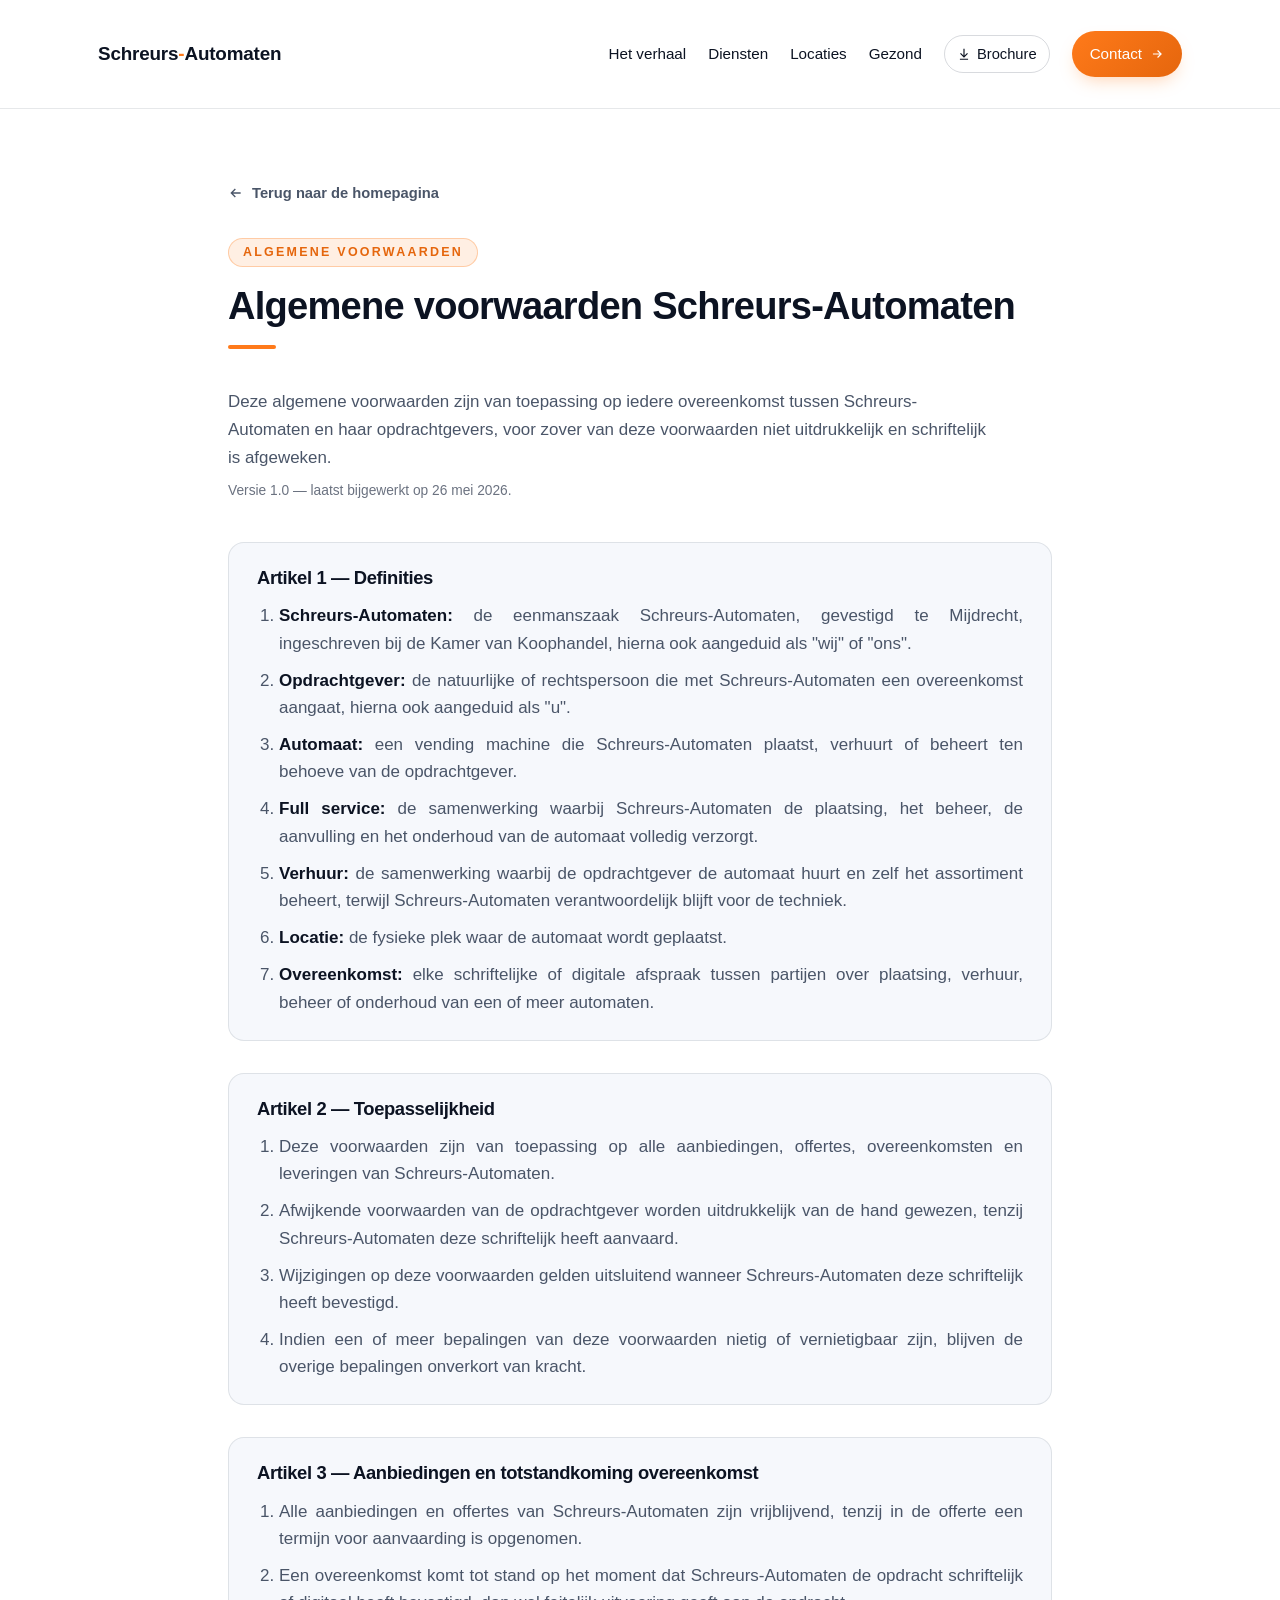
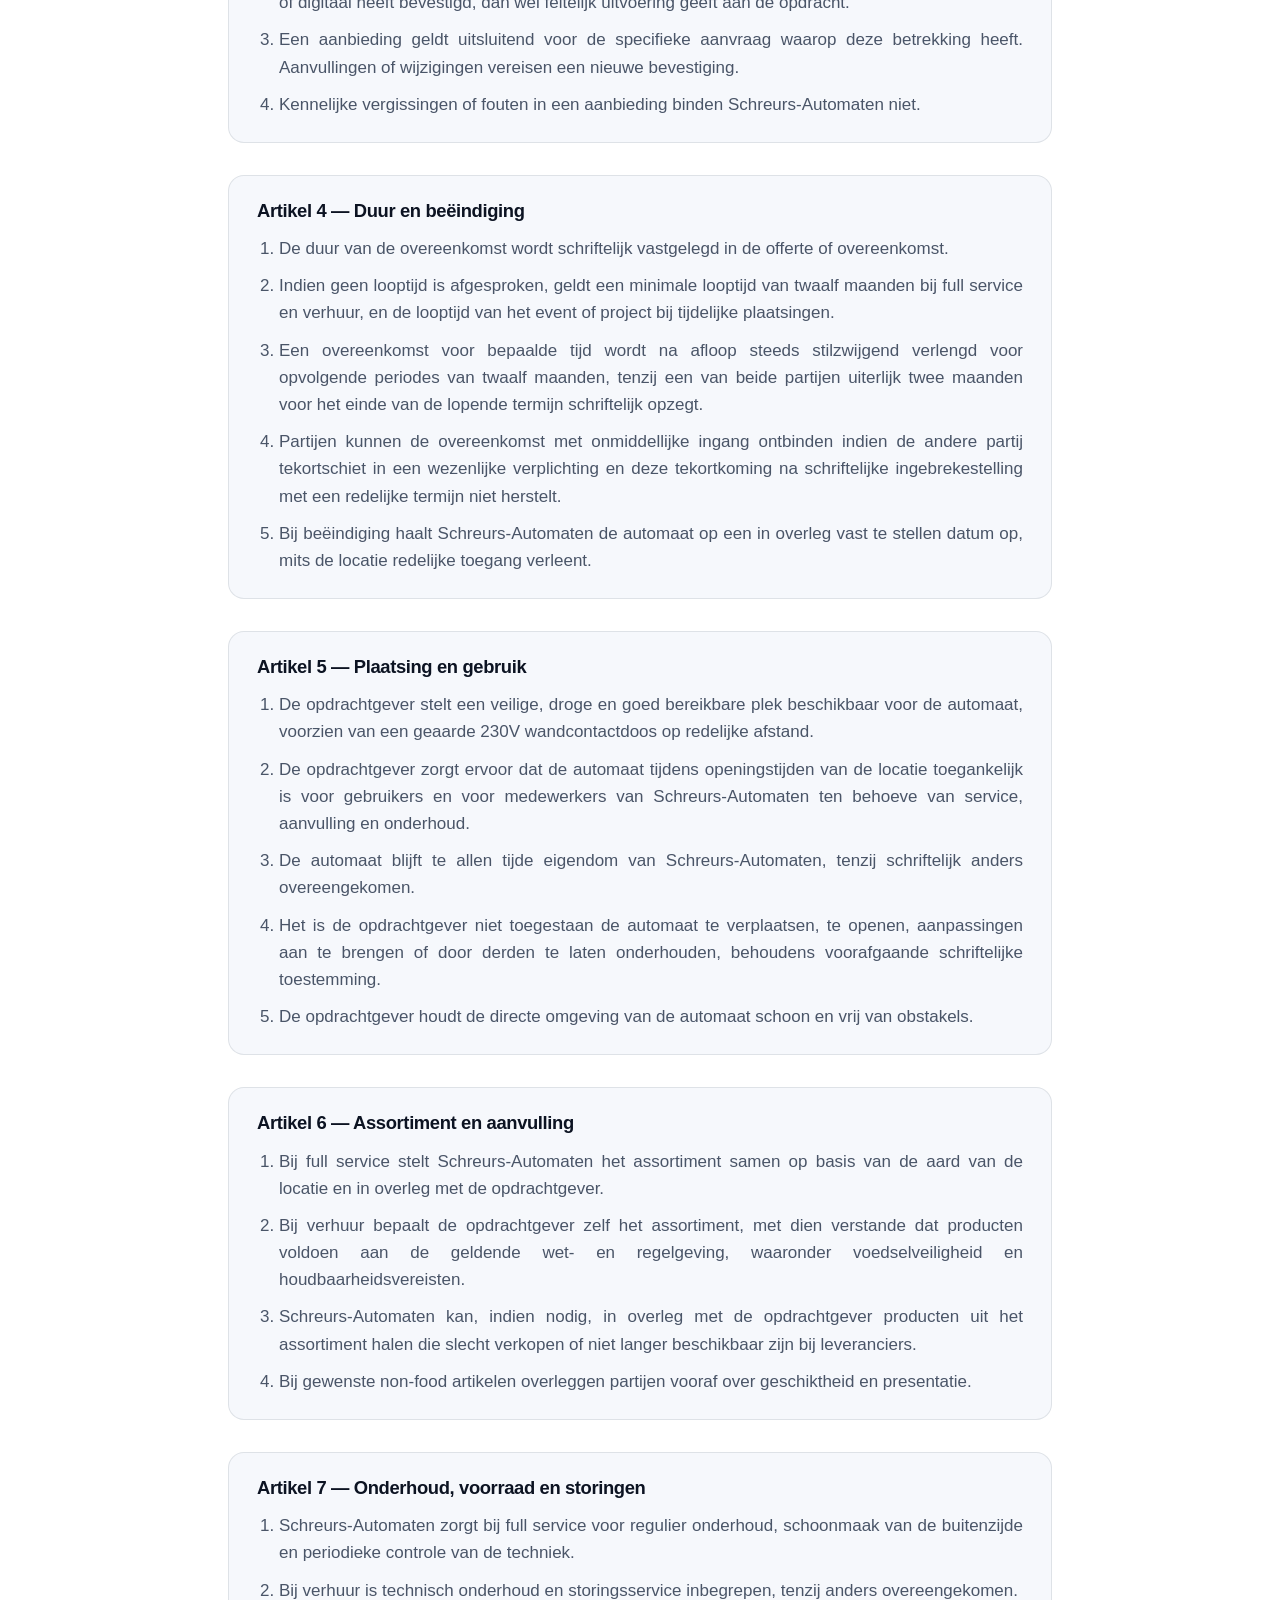
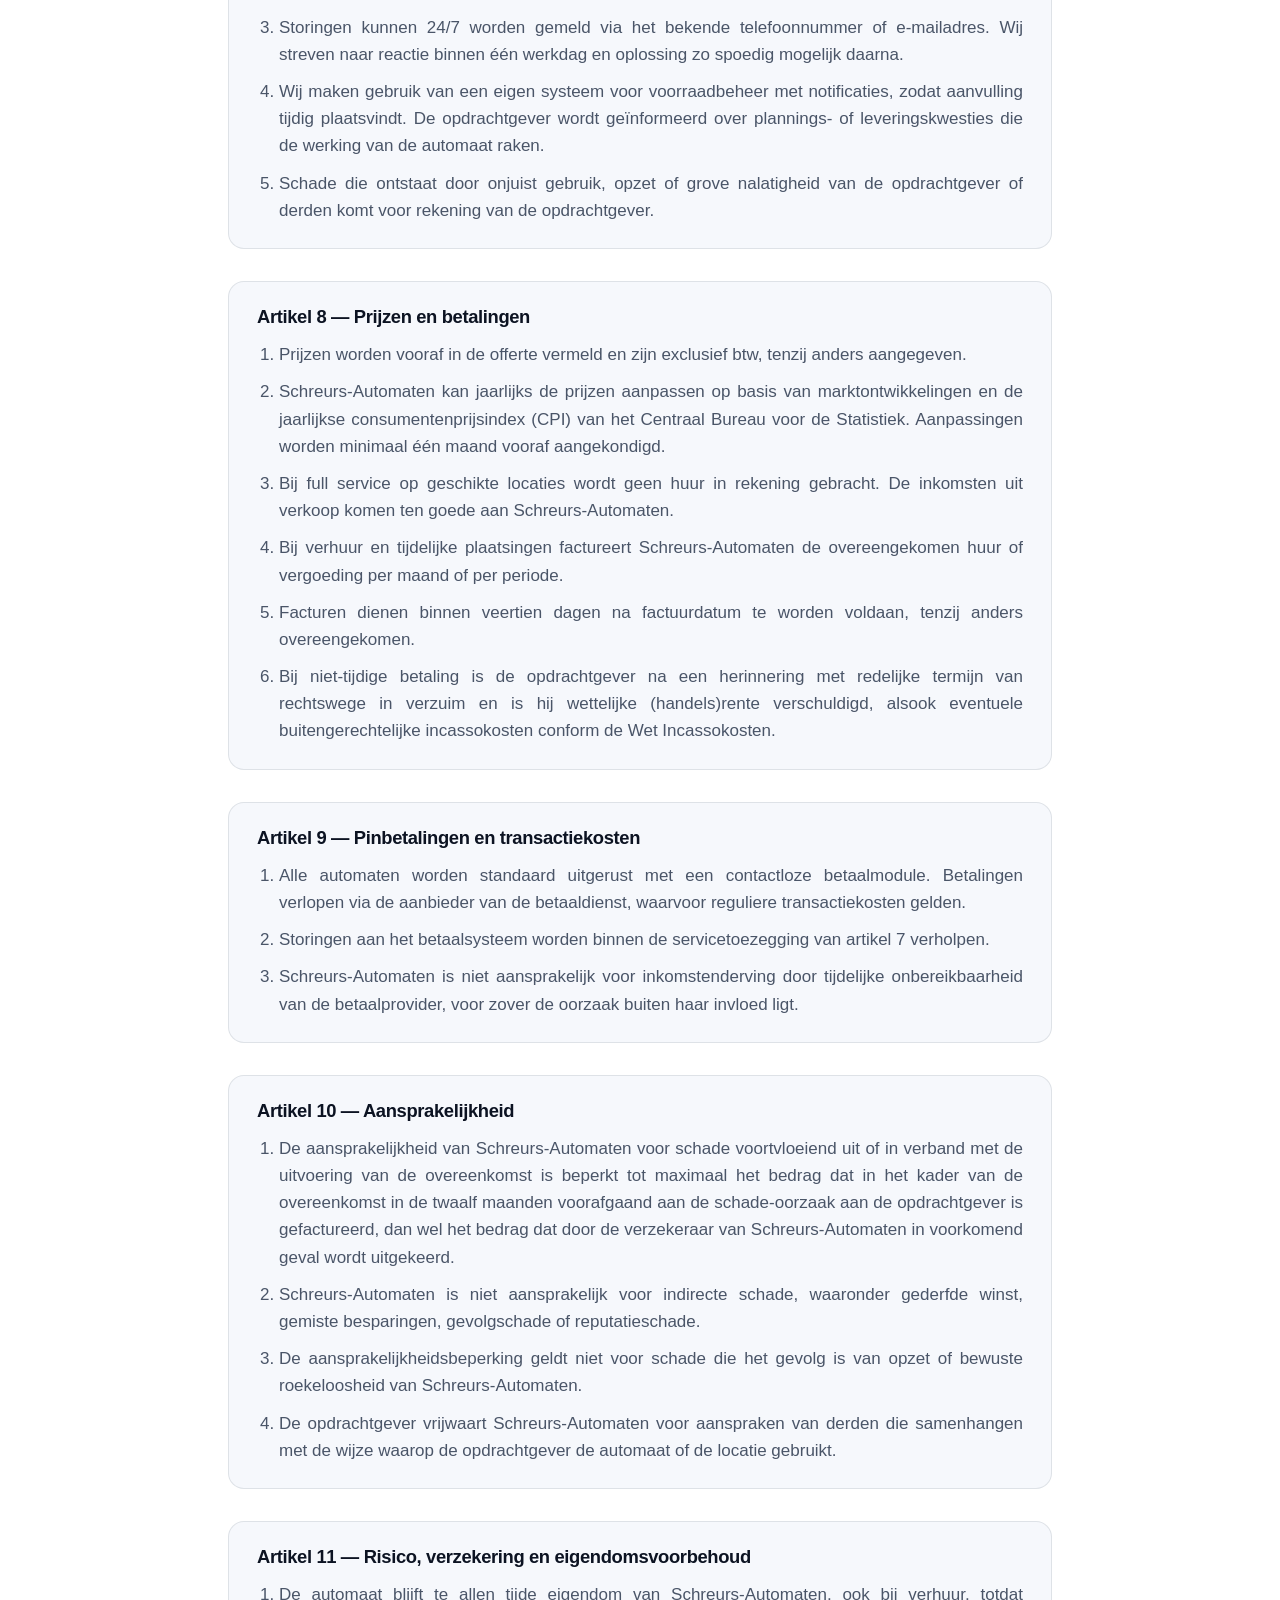
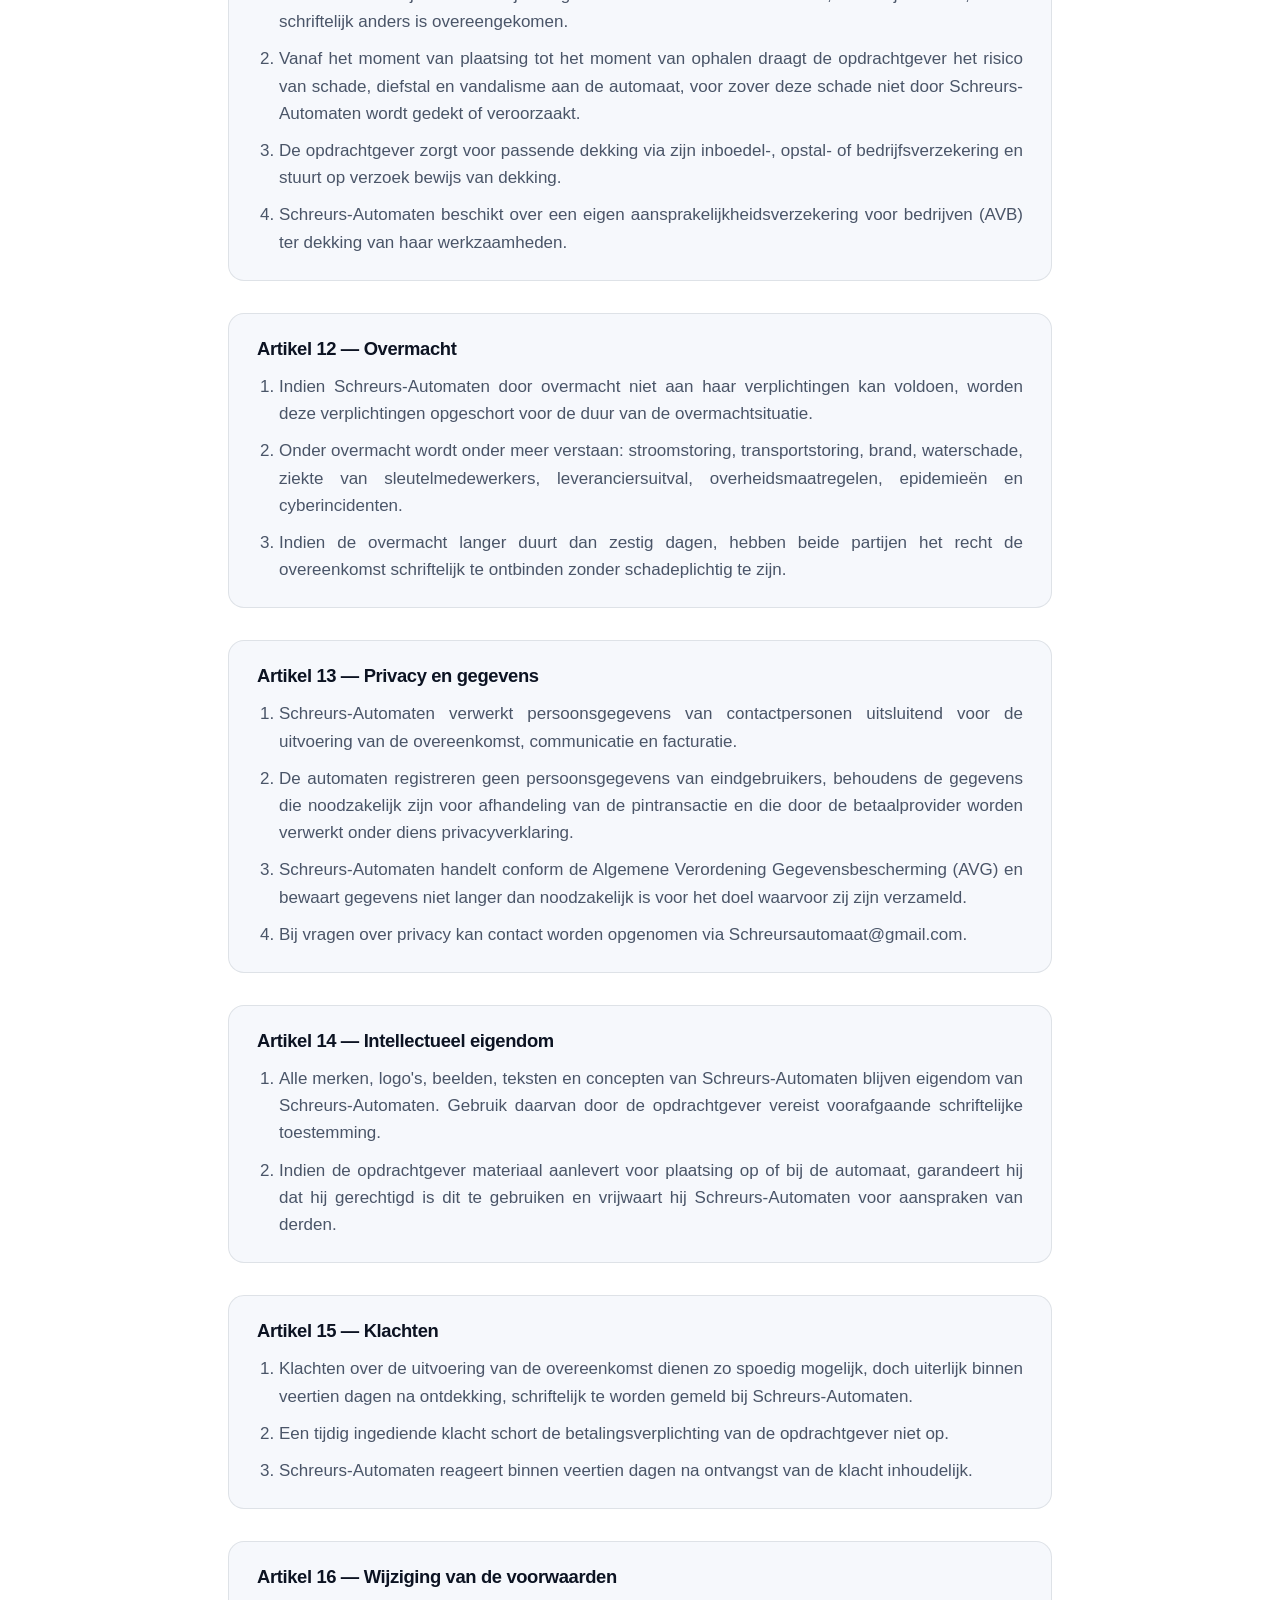
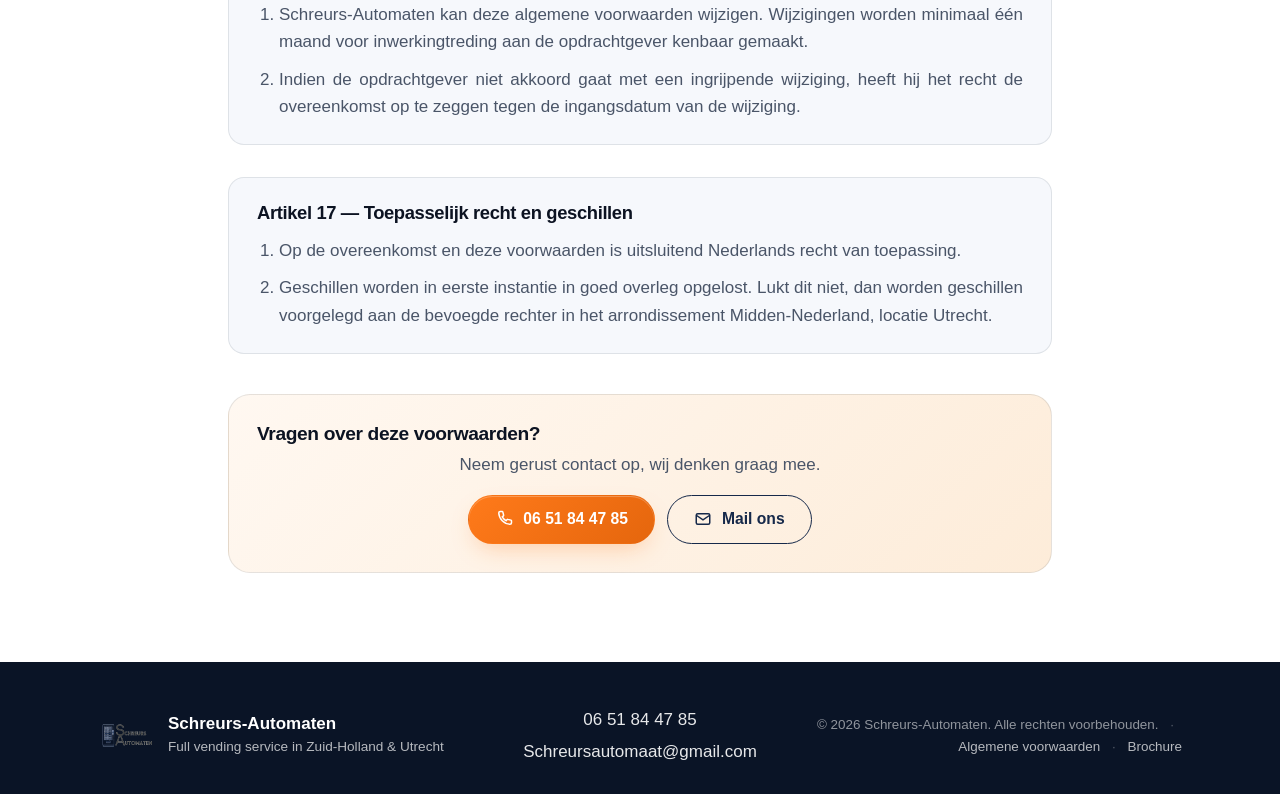
<file: algemene-voorwaarden.html>
<!doctype html>
<html lang="nl">
<head>
  <meta charset="utf-8" />
  <meta name="viewport" content="width=device-width,initial-scale=1,viewport-fit=cover" />
  <title>Algemene voorwaarden | Schreurs-Automaten</title>
  <meta name="description" content="Algemene voorwaarden van Schreurs-Automaten voor plaatsing, verhuur en full vending service van vending machines." />
  <meta name="theme-color" content="#0a1426" />
  <link rel="icon" type="image/png" href="assets/img/favicon.png" />
  <link rel="apple-touch-icon" href="assets/img/favicon.png" />
  <link rel="stylesheet" href="assets/css/style.css" />
</head>
<body class="legal-page">

  <svg width="0" height="0" style="position:absolute" aria-hidden="true">
    <defs>
      <symbol id="i-phone" viewBox="0 0 24 24"><path d="M5 4a2 2 0 0 1 2-2h2.5a1 1 0 0 1 1 .8l1 4a1 1 0 0 1-.3 1L9.7 9.3a14 14 0 0 0 5 5l1.6-1.6a1 1 0 0 1 1-.2l4 1a1 1 0 0 1 .7 1V17a2 2 0 0 1-2 2A16 16 0 0 1 5 4z"/></symbol>
      <symbol id="i-mail" viewBox="0 0 24 24"><rect x="3" y="5" width="18" height="14" rx="2"/><path d="M3 7l9 6 9-6"/></symbol>
      <symbol id="i-arrow-right" viewBox="0 0 24 24"><path d="M5 12h14M13 6l6 6-6 6"/></symbol>
      <symbol id="i-arrow-left" viewBox="0 0 24 24"><path d="M19 12H5M11 6l-6 6 6 6"/></symbol>
      <symbol id="i-download" viewBox="0 0 24 24"><path d="M12 3v12M6 11l6 6 6-6M5 21h14"/></symbol>
    </defs>
  </svg>

  <header class="site-header" id="top">
    <div class="container header-inner">
      <a href="index.html#top" class="brand" aria-label="Schreurs-Automaten, naar de homepagina">
        <img src="assets/img/logo.png" alt="Schreurs-Automaten logo" class="brand-logo" width="80" height="80" />
        <span class="brand-name">Schreurs<span class="brand-name-dash">-</span>Automaten</span>
      </a>

      <button class="nav-toggle" id="navToggle" aria-label="Menu openen" aria-expanded="false" aria-controls="primaryNav">
        <span></span><span></span><span></span>
      </button>

      <nav class="primary-nav" id="primaryNav" aria-label="Hoofdmenu">
        <a href="index.html#verhaal">Het verhaal</a>
        <a href="index.html#pricing">Diensten</a>
        <a href="index.html#cases">Locaties</a>
        <a href="index.html#gezond">Gezond</a>
        <a href="schreurs-automaten-brochure.pdf" class="nav-brochure" download>
          <svg><use href="#i-download"/></svg>Brochure
        </a>
        <a href="index.html#contact" class="nav-cta">
          Contact
          <svg width="14" height="14"><use href="#i-arrow-right"/></svg>
        </a>
      </nav>
    </div>
  </header>

  <main class="legal-main">
    <div class="container legal-container">

      <a href="index.html" class="legal-back">
        <svg><use href="#i-arrow-left"/></svg> Terug naar de homepagina
      </a>

      <header class="legal-head">
        <span class="eyebrow eyebrow-dark">Algemene voorwaarden</span>
        <h1 class="legal-title">Algemene voorwaarden Schreurs-Automaten</h1>
        <span class="title-accent" aria-hidden="true"></span>
        <p class="legal-intro">
          Deze algemene voorwaarden zijn van toepassing op iedere overeenkomst tussen Schreurs-Automaten en haar opdrachtgevers, voor zover van deze voorwaarden niet uitdrukkelijk en schriftelijk is afgeweken.
        </p>
        <p class="legal-meta">Versie 1.0 — laatst bijgewerkt op 26 mei 2026.</p>
      </header>

      <article class="legal-body">

        <section class="legal-section" id="art-1">
          <h2>Artikel 1 — Definities</h2>
          <ol>
            <li><strong>Schreurs-Automaten:</strong> de eenmanszaak Schreurs-Automaten, gevestigd te Mijdrecht, ingeschreven bij de Kamer van Koophandel, hierna ook aangeduid als "wij" of "ons".</li>
            <li><strong>Opdrachtgever:</strong> de natuurlijke of rechtspersoon die met Schreurs-Automaten een overeenkomst aangaat, hierna ook aangeduid als "u".</li>
            <li><strong>Automaat:</strong> een vending machine die Schreurs-Automaten plaatst, verhuurt of beheert ten behoeve van de opdrachtgever.</li>
            <li><strong>Full service:</strong> de samenwerking waarbij Schreurs-Automaten de plaatsing, het beheer, de aanvulling en het onderhoud van de automaat volledig verzorgt.</li>
            <li><strong>Verhuur:</strong> de samenwerking waarbij de opdrachtgever de automaat huurt en zelf het assortiment beheert, terwijl Schreurs-Automaten verantwoordelijk blijft voor de techniek.</li>
            <li><strong>Locatie:</strong> de fysieke plek waar de automaat wordt geplaatst.</li>
            <li><strong>Overeenkomst:</strong> elke schriftelijke of digitale afspraak tussen partijen over plaatsing, verhuur, beheer of onderhoud van een of meer automaten.</li>
          </ol>
        </section>

        <section class="legal-section" id="art-2">
          <h2>Artikel 2 — Toepasselijkheid</h2>
          <ol>
            <li>Deze voorwaarden zijn van toepassing op alle aanbiedingen, offertes, overeenkomsten en leveringen van Schreurs-Automaten.</li>
            <li>Afwijkende voorwaarden van de opdrachtgever worden uitdrukkelijk van de hand gewezen, tenzij Schreurs-Automaten deze schriftelijk heeft aanvaard.</li>
            <li>Wijzigingen op deze voorwaarden gelden uitsluitend wanneer Schreurs-Automaten deze schriftelijk heeft bevestigd.</li>
            <li>Indien een of meer bepalingen van deze voorwaarden nietig of vernietigbaar zijn, blijven de overige bepalingen onverkort van kracht.</li>
          </ol>
        </section>

        <section class="legal-section" id="art-3">
          <h2>Artikel 3 — Aanbiedingen en totstandkoming overeenkomst</h2>
          <ol>
            <li>Alle aanbiedingen en offertes van Schreurs-Automaten zijn vrijblijvend, tenzij in de offerte een termijn voor aanvaarding is opgenomen.</li>
            <li>Een overeenkomst komt tot stand op het moment dat Schreurs-Automaten de opdracht schriftelijk of digitaal heeft bevestigd, dan wel feitelijk uitvoering geeft aan de opdracht.</li>
            <li>Een aanbieding geldt uitsluitend voor de specifieke aanvraag waarop deze betrekking heeft. Aanvullingen of wijzigingen vereisen een nieuwe bevestiging.</li>
            <li>Kennelijke vergissingen of fouten in een aanbieding binden Schreurs-Automaten niet.</li>
          </ol>
        </section>

        <section class="legal-section" id="art-4">
          <h2>Artikel 4 — Duur en beëindiging</h2>
          <ol>
            <li>De duur van de overeenkomst wordt schriftelijk vastgelegd in de offerte of overeenkomst.</li>
            <li>Indien geen looptijd is afgesproken, geldt een minimale looptijd van twaalf maanden bij full service en verhuur, en de looptijd van het event of project bij tijdelijke plaatsingen.</li>
            <li>Een overeenkomst voor bepaalde tijd wordt na afloop steeds stilzwijgend verlengd voor opvolgende periodes van twaalf maanden, tenzij een van beide partijen uiterlijk twee maanden voor het einde van de lopende termijn schriftelijk opzegt.</li>
            <li>Partijen kunnen de overeenkomst met onmiddellijke ingang ontbinden indien de andere partij tekortschiet in een wezenlijke verplichting en deze tekortkoming na schriftelijke ingebrekestelling met een redelijke termijn niet herstelt.</li>
            <li>Bij beëindiging haalt Schreurs-Automaten de automaat op een in overleg vast te stellen datum op, mits de locatie redelijke toegang verleent.</li>
          </ol>
        </section>

        <section class="legal-section" id="art-5">
          <h2>Artikel 5 — Plaatsing en gebruik</h2>
          <ol>
            <li>De opdrachtgever stelt een veilige, droge en goed bereikbare plek beschikbaar voor de automaat, voorzien van een geaarde 230V wandcontactdoos op redelijke afstand.</li>
            <li>De opdrachtgever zorgt ervoor dat de automaat tijdens openingstijden van de locatie toegankelijk is voor gebruikers en voor medewerkers van Schreurs-Automaten ten behoeve van service, aanvulling en onderhoud.</li>
            <li>De automaat blijft te allen tijde eigendom van Schreurs-Automaten, tenzij schriftelijk anders overeengekomen.</li>
            <li>Het is de opdrachtgever niet toegestaan de automaat te verplaatsen, te openen, aanpassingen aan te brengen of door derden te laten onderhouden, behoudens voorafgaande schriftelijke toestemming.</li>
            <li>De opdrachtgever houdt de directe omgeving van de automaat schoon en vrij van obstakels.</li>
          </ol>
        </section>

        <section class="legal-section" id="art-6">
          <h2>Artikel 6 — Assortiment en aanvulling</h2>
          <ol>
            <li>Bij full service stelt Schreurs-Automaten het assortiment samen op basis van de aard van de locatie en in overleg met de opdrachtgever.</li>
            <li>Bij verhuur bepaalt de opdrachtgever zelf het assortiment, met dien verstande dat producten voldoen aan de geldende wet- en regelgeving, waaronder voedselveiligheid en houdbaarheidsvereisten.</li>
            <li>Schreurs-Automaten kan, indien nodig, in overleg met de opdrachtgever producten uit het assortiment halen die slecht verkopen of niet langer beschikbaar zijn bij leveranciers.</li>
            <li>Bij gewenste non-food artikelen overleggen partijen vooraf over geschiktheid en presentatie.</li>
          </ol>
        </section>

        <section class="legal-section" id="art-7">
          <h2>Artikel 7 — Onderhoud, voorraad en storingen</h2>
          <ol>
            <li>Schreurs-Automaten zorgt bij full service voor regulier onderhoud, schoonmaak van de buitenzijde en periodieke controle van de techniek.</li>
            <li>Bij verhuur is technisch onderhoud en storingsservice inbegrepen, tenzij anders overeengekomen.</li>
            <li>Storingen kunnen 24/7 worden gemeld via het bekende telefoonnummer of e-mailadres. Wij streven naar reactie binnen één werkdag en oplossing zo spoedig mogelijk daarna.</li>
            <li>Wij maken gebruik van een eigen systeem voor voorraadbeheer met notificaties, zodat aanvulling tijdig plaatsvindt. De opdrachtgever wordt geïnformeerd over plannings- of leveringskwesties die de werking van de automaat raken.</li>
            <li>Schade die ontstaat door onjuist gebruik, opzet of grove nalatigheid van de opdrachtgever of derden komt voor rekening van de opdrachtgever.</li>
          </ol>
        </section>

        <section class="legal-section" id="art-8">
          <h2>Artikel 8 — Prijzen en betalingen</h2>
          <ol>
            <li>Prijzen worden vooraf in de offerte vermeld en zijn exclusief btw, tenzij anders aangegeven.</li>
            <li>Schreurs-Automaten kan jaarlijks de prijzen aanpassen op basis van marktontwikkelingen en de jaarlijkse consumentenprijsindex (CPI) van het Centraal Bureau voor de Statistiek. Aanpassingen worden minimaal één maand vooraf aangekondigd.</li>
            <li>Bij full service op geschikte locaties wordt geen huur in rekening gebracht. De inkomsten uit verkoop komen ten goede aan Schreurs-Automaten.</li>
            <li>Bij verhuur en tijdelijke plaatsingen factureert Schreurs-Automaten de overeengekomen huur of vergoeding per maand of per periode.</li>
            <li>Facturen dienen binnen veertien dagen na factuurdatum te worden voldaan, tenzij anders overeengekomen.</li>
            <li>Bij niet-tijdige betaling is de opdrachtgever na een herinnering met redelijke termijn van rechtswege in verzuim en is hij wettelijke (handels)rente verschuldigd, alsook eventuele buitengerechtelijke incassokosten conform de Wet Incassokosten.</li>
          </ol>
        </section>

        <section class="legal-section" id="art-9">
          <h2>Artikel 9 — Pinbetalingen en transactiekosten</h2>
          <ol>
            <li>Alle automaten worden standaard uitgerust met een contactloze betaalmodule. Betalingen verlopen via de aanbieder van de betaaldienst, waarvoor reguliere transactiekosten gelden.</li>
            <li>Storingen aan het betaalsysteem worden binnen de servicetoezegging van artikel 7 verholpen.</li>
            <li>Schreurs-Automaten is niet aansprakelijk voor inkomstenderving door tijdelijke onbereikbaarheid van de betaalprovider, voor zover de oorzaak buiten haar invloed ligt.</li>
          </ol>
        </section>

        <section class="legal-section" id="art-10">
          <h2>Artikel 10 — Aansprakelijkheid</h2>
          <ol>
            <li>De aansprakelijkheid van Schreurs-Automaten voor schade voortvloeiend uit of in verband met de uitvoering van de overeenkomst is beperkt tot maximaal het bedrag dat in het kader van de overeenkomst in de twaalf maanden voorafgaand aan de schade-oorzaak aan de opdrachtgever is gefactureerd, dan wel het bedrag dat door de verzekeraar van Schreurs-Automaten in voorkomend geval wordt uitgekeerd.</li>
            <li>Schreurs-Automaten is niet aansprakelijk voor indirecte schade, waaronder gederfde winst, gemiste besparingen, gevolgschade of reputatieschade.</li>
            <li>De aansprakelijkheidsbeperking geldt niet voor schade die het gevolg is van opzet of bewuste roekeloosheid van Schreurs-Automaten.</li>
            <li>De opdrachtgever vrijwaart Schreurs-Automaten voor aanspraken van derden die samenhangen met de wijze waarop de opdrachtgever de automaat of de locatie gebruikt.</li>
          </ol>
        </section>

        <section class="legal-section" id="art-11">
          <h2>Artikel 11 — Risico, verzekering en eigendomsvoorbehoud</h2>
          <ol>
            <li>De automaat blijft te allen tijde eigendom van Schreurs-Automaten, ook bij verhuur, totdat schriftelijk anders is overeengekomen.</li>
            <li>Vanaf het moment van plaatsing tot het moment van ophalen draagt de opdrachtgever het risico van schade, diefstal en vandalisme aan de automaat, voor zover deze schade niet door Schreurs-Automaten wordt gedekt of veroorzaakt.</li>
            <li>De opdrachtgever zorgt voor passende dekking via zijn inboedel-, opstal- of bedrijfsverzekering en stuurt op verzoek bewijs van dekking.</li>
            <li>Schreurs-Automaten beschikt over een eigen aansprakelijkheidsverzekering voor bedrijven (AVB) ter dekking van haar werkzaamheden.</li>
          </ol>
        </section>

        <section class="legal-section" id="art-12">
          <h2>Artikel 12 — Overmacht</h2>
          <ol>
            <li>Indien Schreurs-Automaten door overmacht niet aan haar verplichtingen kan voldoen, worden deze verplichtingen opgeschort voor de duur van de overmachtsituatie.</li>
            <li>Onder overmacht wordt onder meer verstaan: stroomstoring, transportstoring, brand, waterschade, ziekte van sleutelmedewerkers, leveranciersuitval, overheidsmaatregelen, epidemieën en cyberincidenten.</li>
            <li>Indien de overmacht langer duurt dan zestig dagen, hebben beide partijen het recht de overeenkomst schriftelijk te ontbinden zonder schadeplichtig te zijn.</li>
          </ol>
        </section>

        <section class="legal-section" id="art-13">
          <h2>Artikel 13 — Privacy en gegevens</h2>
          <ol>
            <li>Schreurs-Automaten verwerkt persoonsgegevens van contactpersonen uitsluitend voor de uitvoering van de overeenkomst, communicatie en facturatie.</li>
            <li>De automaten registreren geen persoonsgegevens van eindgebruikers, behoudens de gegevens die noodzakelijk zijn voor afhandeling van de pintransactie en die door de betaalprovider worden verwerkt onder diens privacyverklaring.</li>
            <li>Schreurs-Automaten handelt conform de Algemene Verordening Gegevensbescherming (AVG) en bewaart gegevens niet langer dan noodzakelijk is voor het doel waarvoor zij zijn verzameld.</li>
            <li>Bij vragen over privacy kan contact worden opgenomen via Schreursautomaat@gmail.com.</li>
          </ol>
        </section>

        <section class="legal-section" id="art-14">
          <h2>Artikel 14 — Intellectueel eigendom</h2>
          <ol>
            <li>Alle merken, logo's, beelden, teksten en concepten van Schreurs-Automaten blijven eigendom van Schreurs-Automaten. Gebruik daarvan door de opdrachtgever vereist voorafgaande schriftelijke toestemming.</li>
            <li>Indien de opdrachtgever materiaal aanlevert voor plaatsing op of bij de automaat, garandeert hij dat hij gerechtigd is dit te gebruiken en vrijwaart hij Schreurs-Automaten voor aanspraken van derden.</li>
          </ol>
        </section>

        <section class="legal-section" id="art-15">
          <h2>Artikel 15 — Klachten</h2>
          <ol>
            <li>Klachten over de uitvoering van de overeenkomst dienen zo spoedig mogelijk, doch uiterlijk binnen veertien dagen na ontdekking, schriftelijk te worden gemeld bij Schreurs-Automaten.</li>
            <li>Een tijdig ingediende klacht schort de betalingsverplichting van de opdrachtgever niet op.</li>
            <li>Schreurs-Automaten reageert binnen veertien dagen na ontvangst van de klacht inhoudelijk.</li>
          </ol>
        </section>

        <section class="legal-section" id="art-16">
          <h2>Artikel 16 — Wijziging van de voorwaarden</h2>
          <ol>
            <li>Schreurs-Automaten kan deze algemene voorwaarden wijzigen. Wijzigingen worden minimaal één maand voor inwerkingtreding aan de opdrachtgever kenbaar gemaakt.</li>
            <li>Indien de opdrachtgever niet akkoord gaat met een ingrijpende wijziging, heeft hij het recht de overeenkomst op te zeggen tegen de ingangsdatum van de wijziging.</li>
          </ol>
        </section>

        <section class="legal-section" id="art-17">
          <h2>Artikel 17 — Toepasselijk recht en geschillen</h2>
          <ol>
            <li>Op de overeenkomst en deze voorwaarden is uitsluitend Nederlands recht van toepassing.</li>
            <li>Geschillen worden in eerste instantie in goed overleg opgelost. Lukt dit niet, dan worden geschillen voorgelegd aan de bevoegde rechter in het arrondissement Midden-Nederland, locatie Utrecht.</li>
          </ol>
        </section>

      </article>

      <aside class="legal-contact-card">
        <h3>Vragen over deze voorwaarden?</h3>
        <p>Neem gerust contact op, wij denken graag mee.</p>
        <div class="legal-contact-row">
          <a href="tel:+31651844785" class="btn btn-primary">
            <svg class="btn-icon"><use href="#i-phone"/></svg>
            06 51 84 47 85
          </a>
          <a href="mailto:Schreursautomaat@gmail.com" class="btn btn-outline-dark">
            <svg class="btn-icon"><use href="#i-mail"/></svg>
            Mail ons
          </a>
        </div>
      </aside>

    </div>
  </main>

  <footer class="site-footer">
    <div class="container footer-inner">
      <div class="footer-brand">
        <img src="assets/img/logo.png" alt="Schreurs-Automaten logo" width="44" height="44" />
        <div>
          <div class="footer-name">Schreurs-Automaten</div>
          <div class="footer-tag">Full vending service in Zuid-Holland &amp; Utrecht</div>
        </div>
      </div>

      <div class="footer-contact">
        <a href="tel:+31651844785">06 51 84 47 85</a>
        <a href="mailto:Schreursautomaat@gmail.com">Schreursautomaat@gmail.com</a>
      </div>

      <div class="footer-meta">
        © <span id="year">2026</span> Schreurs-Automaten. Alle rechten voorbehouden.
        <span class="footer-sep" aria-hidden="true">·</span>
        <a href="algemene-voorwaarden.html">Algemene voorwaarden</a>
        <span class="footer-sep" aria-hidden="true">·</span>
        <a href="schreurs-automaten-brochure.pdf" download>Brochure</a>
      </div>
    </div>
  </footer>
</file>
<file: assets/css/style.css>
/* Schreurs-Automaten — full stylesheet */
:root {
  --navy-900: #0a1426; --navy-800: #0f1d33; --navy-700: #16294a; --navy-600: #1f3a66;
  --ink: #0c1322; --slate: #4a5568; --slate-soft: #6b7280;
  --line: rgba(15, 29, 51, 0.10); --line-strong: rgba(15, 29, 51, 0.16);
  --bg: #ffffff; --bg-soft: #f6f8fc; --bg-tint: #eef2f8;
  --accent: #ff7a1a; --accent-dark: #e5660d; --accent-light: #ffb47a;
  --accent-soft: rgba(255, 122, 26, 0.12); --accent-glow: rgba(255, 122, 26, 0.35);
  --glass-bg: rgba(255, 255, 255, 0.10); --glass-bg-light: rgba(255, 255, 255, 0.86);
  --glass-border: rgba(255, 255, 255, 0.22); --glass-border-dark: rgba(15, 29, 51, 0.08);
  --glass-shadow: 0 20px 50px -22px rgba(8, 18, 36, 0.45), 0 2px 6px rgba(8, 18, 36, 0.06);
  --glass-shadow-strong: 0 30px 80px -25px rgba(8, 18, 36, 0.55), 0 4px 12px rgba(8, 18, 36, 0.08);
  --radius: 16px; --radius-sm: 12px; --radius-lg: 22px;
  --font-sans: "Inter", -apple-system, BlinkMacSystemFont, "Segoe UI", Roboto, "Helvetica Neue", Arial, sans-serif;
  --maxw: 1180px; --gutter: clamp(20px, 4vw, 48px); --section-pad: clamp(64px, 8vw, 112px); --header-h: 108px;
}
*, *::before, *::after { box-sizing: border-box; }
html { scroll-behavior: smooth; scroll-padding-top: var(--header-h); }
body { margin: 0; font-family: var(--font-sans); font-size: 17px; line-height: 1.65; color: var(--ink); background: var(--bg); -webkit-font-smoothing: antialiased; overflow-x: hidden; hyphens: auto; -webkit-hyphens: auto; }
img { max-width: 100%; height: auto; display: block; }
a { color: var(--accent-dark); text-decoration: none; }
a:hover { color: var(--accent); }
p { margin: 0 0 1em; text-align: justify; hyphens: auto; -webkit-hyphens: auto; }
p:last-child { margin-bottom: 0; }
.section-lead, .healthy-foot, .why-foot, .form-note, .hero-microcopy, .proof-label, .footer-tag { text-align: left; hyphens: manual; }
.section-head-center .section-lead { text-align: center; max-width: 720px; margin-left: auto; margin-right: auto; }
.healthy-foot, .why-foot { text-align: center; }
.container { width: 100%; max-width: var(--maxw); margin: 0 auto; padding: 0 var(--gutter); position: relative; }

h1, h2, h3, h4 { font-family: var(--font-sans); color: var(--ink); font-weight: 800; line-height: 1.15; letter-spacing: -0.02em; margin: 0 0 0.5em; text-align: left; hyphens: manual; }
.line { display: inline; }
.line + .line::before { content: " "; }
.section-title { font-size: clamp(1.6rem, 1.05rem + 1.6vw, 2.4rem); margin-bottom: 0.5em; text-wrap: balance; }
.hero-title { font-size: clamp(2rem, 1.2rem + 2.4vw, 3rem); color: #fff; margin: -10px 0 0.4em; text-wrap: balance; }
.hero-inner > *, .two-col > *, .section-head { min-width: 0; }
.eyebrow { display: inline-flex; align-items: center; gap: 8px; font-size: 0.78rem; font-weight: 700; letter-spacing: 0.18em; text-transform: uppercase; color: var(--accent-light); padding: 7px 14px; border: 1px solid rgba(255, 122, 26, 0.45); border-radius: 999px; margin-bottom: 18px; background: rgba(255, 122, 26, 0.10); line-height: 1; }
.eyebrow-icon { width: 14px; height: 14px; stroke: currentColor; stroke-width: 2; fill: none; stroke-linecap: round; stroke-linejoin: round; }
.eyebrow-dark { color: var(--accent-dark); border-color: rgba(255, 122, 26, 0.30); background: var(--accent-soft); }
.title-accent { display: inline-block; width: 48px; height: 4px; border-radius: 4px; background: var(--accent); margin: 0 0 22px; }

.btn { display: inline-flex; align-items: center; justify-content: center; gap: 10px; padding: 14px 26px; border-radius: 999px; font-weight: 600; font-size: 0.98rem; border: 1px solid transparent; cursor: pointer; transition: transform 160ms ease, box-shadow 160ms ease, background 160ms ease, color 160ms ease; text-align: center; line-height: 1.2; }
.btn-primary { background: linear-gradient(135deg, var(--accent), var(--accent-dark)); color: #fff; box-shadow: 0 10px 25px -8px var(--accent-glow), inset 0 1px 0 rgba(255, 255, 255, 0.25); }
.btn-primary:hover { transform: translateY(-1px); box-shadow: 0 16px 30px -8px var(--accent-glow), inset 0 1px 0 rgba(255, 255, 255, 0.35); color: #fff; }
.btn-secondary { background: var(--navy-700); color: #fff; box-shadow: 0 10px 25px -10px rgba(15, 29, 51, 0.4); }
.btn-secondary:hover { background: var(--navy-600); color: #fff; transform: translateY(-1px); }
.btn-ghost { background: rgba(255, 255, 255, 0.10); border-color: rgba(255, 255, 255, 0.35); color: #fff; backdrop-filter: blur(8px); }
.btn-ghost:hover { background: rgba(255, 255, 255, 0.22); color: #fff; }
.btn-outline-dark { background: transparent; border-color: var(--navy-700); color: var(--navy-700); }
.btn-outline-dark:hover { background: var(--navy-700); color: #fff; }
.btn-sm { padding: 11px 20px; font-size: 0.92rem; }
.btn-block { width: 100%; }
.btn .btn-icon { width: 18px; height: 18px; flex-shrink: 0; stroke: currentColor; stroke-width: 2; fill: none; }

.glass { background: var(--glass-bg); backdrop-filter: blur(20px) saturate(160%); -webkit-backdrop-filter: blur(20px) saturate(160%); border: 1px solid var(--glass-border); border-radius: var(--radius-lg); box-shadow: var(--glass-shadow); position: relative; overflow: hidden; }
.glass > * { position: relative; z-index: 1; }
.glass::before { content: ""; position: absolute; inset: 0; border-radius: inherit; pointer-events: none; background: linear-gradient(135deg, rgba(255, 255, 255, 0.22), rgba(255, 255, 255, 0) 48%), linear-gradient(315deg, rgba(255, 255, 255, 0.08), rgba(255, 255, 255, 0) 50%); z-index: 0; }
.glass-light { background: var(--glass-bg-light); backdrop-filter: blur(16px) saturate(140%); -webkit-backdrop-filter: blur(16px) saturate(140%); border: 1px solid var(--glass-border-dark); border-radius: var(--radius); box-shadow: var(--glass-shadow); }

.icon-wrap { display: inline-flex; align-items: center; justify-content: center; width: 48px; height: 48px; border-radius: 12px; background: var(--accent-soft); color: var(--accent); border: 1px solid rgba(255, 122, 26, 0.30); flex-shrink: 0; }
.icon-wrap.icon-wrap-dark { background: rgba(255, 122, 26, 0.16); color: var(--accent-light); border-color: rgba(255, 122, 26, 0.45); box-shadow: 0 0 24px -6px rgba(255, 122, 26, 0.35); }
.icon-wrap svg { width: 24px; height: 24px; stroke: currentColor; stroke-width: 2; fill: none; stroke-linecap: round; stroke-linejoin: round; }

.site-header { position: sticky; top: 0; z-index: 50; background: rgba(255, 255, 255, 0.92); backdrop-filter: blur(14px) saturate(160%); -webkit-backdrop-filter: blur(14px) saturate(160%); border-bottom: 1px solid var(--line); }
.header-inner { display: flex; align-items: center; justify-content: space-between; min-height: var(--header-h); gap: 20px; }
.brand { display: inline-flex; align-items: center; gap: 14px; color: var(--ink); font-weight: 800; font-size: 1.12rem; letter-spacing: -0.01em; }
.brand-logo { display: none; }
.brand-name { white-space: nowrap; font-size: 1.18rem; }
.brand-name-dash { color: var(--accent); }
.primary-nav { display: flex; align-items: center; gap: 22px; flex-wrap: nowrap; }
.primary-nav a { color: var(--ink); font-weight: 500; font-size: 0.95rem; position: relative; padding: 6px 0; white-space: nowrap; }
.primary-nav a::after { content: ""; position: absolute; left: 0; right: 0; bottom: 0; height: 2px; background: var(--accent); transform: scaleX(0); transform-origin: left; transition: transform 220ms ease; }
.primary-nav a:hover { color: var(--accent-dark); }
.primary-nav a:hover::after { transform: scaleX(1); }
.primary-nav .nav-call { display: inline-flex; align-items: center; gap: 8px; font-weight: 600; color: var(--accent-dark); white-space: nowrap; }
.primary-nav .nav-call svg { width: 16px; height: 16px; stroke: currentColor; stroke-width: 2; fill: none; }
.primary-nav .nav-call::after { display: none; }
.primary-nav .nav-cta { background: linear-gradient(135deg, var(--accent), var(--accent-dark)); color: #fff; padding: 10px 18px; border-radius: 999px; box-shadow: 0 8px 18px -6px var(--accent-glow); display: inline-flex; align-items: center; gap: 8px; white-space: nowrap; }
.primary-nav .nav-cta::after { display: none; }
.primary-nav .nav-cta:hover { color: #fff; transform: translateY(-1px); }
.primary-nav .nav-cta svg { stroke: currentColor; stroke-width: 2; fill: none; }
.primary-nav .nav-brochure { display: inline-flex; align-items: center; gap: 6px; color: var(--ink); font-weight: 500; font-size: 0.92rem; padding: 6px 12px; border: 1px solid var(--line-strong); border-radius: 999px; white-space: nowrap; }
.primary-nav .nav-brochure::after { display: none; }
.primary-nav .nav-brochure:hover { color: var(--accent-dark); border-color: var(--accent); }
.primary-nav .nav-brochure svg { width: 14px; height: 14px; stroke: currentColor; stroke-width: 2; fill: none; }
.nav-toggle { display: none; background: transparent; border: 0; width: 44px; height: 44px; padding: 0; cursor: pointer; }
.nav-toggle span { display: block; width: 22px; height: 2px; background: var(--ink); margin: 5px auto; border-radius: 2px; transition: transform 250ms ease, opacity 250ms ease; }
.nav-toggle[aria-expanded="true"] span:nth-child(1) { transform: translateY(7px) rotate(45deg); }
.nav-toggle[aria-expanded="true"] span:nth-child(2) { opacity: 0; }
.nav-toggle[aria-expanded="true"] span:nth-child(3) { transform: translateY(-7px) rotate(-45deg); }

.hero { position: relative; color: #fff; padding: clamp(40px, 6vw, 80px) 0 clamp(64px, 8vw, 100px); isolation: isolate; overflow: hidden; background: var(--navy-900); }
.hero .container { max-width: 1360px; }
#pricing .container { max-width: 1360px; }
.hero::before { content: ""; position: absolute; inset: 0; background: radial-gradient(80% 60% at 15% 20%, rgba(255, 122, 26, 0.22), transparent 60%), radial-gradient(60% 50% at 85% 80%, rgba(31, 58, 102, 0.45), transparent 60%), linear-gradient(180deg, rgba(10, 20, 38, 0.6), rgba(10, 20, 38, 0.95)); z-index: -1; }
.hero-logo { display: block; width: 200px; height: 200px; object-fit: contain; margin: 0 0 -18px; opacity: 0.85; filter: drop-shadow(0 6px 22px rgba(255, 255, 255, 0.18)); }
.hero-inner { display: grid; grid-template-columns: 1fr 1fr; gap: clamp(28px, 4vw, 48px); align-items: stretch; }
.hero-card { color: #fff; display: flex; flex-direction: column; justify-content: flex-start; }
.hero-badges { display: flex; flex-wrap: wrap; gap: 8px; margin: 24px 0 0; }
.hero-badge { display: inline-flex; align-items: center; gap: 6px; font-size: 0.78rem; font-weight: 600; letter-spacing: 0.04em; padding: 6px 12px; border-radius: 999px; background: rgba(255, 255, 255, 0.08); border: 1px solid rgba(255, 255, 255, 0.18); color: rgba(255, 255, 255, 0.92); }
.hero-badge svg { width: 14px; height: 14px; stroke: var(--accent-light); stroke-width: 2; fill: none; stroke-linecap: round; stroke-linejoin: round; }
.hero-lead { font-size: 1.04rem; line-height: 1.7; color: rgba(255, 255, 255, 0.92); margin-bottom: 1em; text-align: justify; hyphens: auto; -webkit-hyphens: auto; }
.hero-bullets { list-style: none; padding: 0; margin: 4px 0 26px; display: grid; gap: 10px; }
.hero-bullets li { display: flex; align-items: flex-start; gap: 10px; color: rgba(255, 255, 255, 0.92); text-align: left; }
.hero-bullets svg { flex-shrink: 0; width: 20px; height: 20px; margin-top: 2px; stroke: var(--accent-light); stroke-width: 2.5; fill: none; stroke-linecap: round; stroke-linejoin: round; }
.hero-cta { display: flex; gap: 12px; flex-wrap: nowrap; margin-top: 6px; margin-bottom: 4px; }
.hero-cta .btn { flex: 1 1 auto; min-width: 0; white-space: nowrap; }
.hero-microcopy { display: inline-flex; align-items: center; gap: 8px; font-size: 0.84rem; color: rgba(255, 255, 255, 0.70); margin: 20px 0 0; }
.hero-microcopy svg { width: 14px; height: 14px; stroke: var(--accent-light); stroke-width: 2; fill: none; }
.hero-brochure-link { display: inline-flex; align-items: center; gap: 8px; font-size: 0.92rem; color: var(--accent-light); font-weight: 600; border-bottom: 1px solid rgba(255, 180, 122, 0.30); padding: 8px 0 6px; margin-top: 12px; width: fit-content; transition: color 160ms ease, border-color 160ms ease; }
.hero-brochure-link:hover { color: #fff; border-color: var(--accent-light); }
.hero-brochure-link svg { width: 16px; height: 16px; stroke: currentColor; stroke-width: 2; fill: none; }

.hero-form { position: relative; width: 100%; display: flex; }
.lead-form { padding: clamp(24px, 3vw, 36px); display: grid; gap: 14px; width: 100%; align-content: start; }
.lead-form-head { margin-bottom: 6px; }
.lead-form-tag { display: inline-block; font-size: 0.72rem; font-weight: 700; letter-spacing: 0.14em; text-transform: uppercase; color: var(--accent-dark); background: var(--accent-soft); border: 1px solid rgba(255, 122, 26, 0.30); padding: 5px 11px; border-radius: 999px; margin-bottom: 10px; }
.lead-form-title { font-size: clamp(1.25rem, 1rem + 0.6vw, 1.55rem); color: var(--ink); margin: 0 0 6px; text-wrap: balance; }
.lead-form-sub { color: var(--slate); font-size: 0.96rem; margin: 0; text-align: left; }

.field { display: flex; flex-direction: column; gap: 6px; }
.field label { font-size: 0.86rem; font-weight: 600; color: var(--slate); letter-spacing: 0.01em; }
.field input, .field select, .field textarea { font: inherit; color: var(--ink); padding: 12px 14px; border-radius: 12px; border: 1px solid var(--line-strong); background: #fff; transition: border-color 160ms ease, box-shadow 160ms ease; resize: vertical; width: 100%; }
.field input:focus, .field select:focus, .field textarea:focus { outline: none; border-color: var(--accent); box-shadow: 0 0 0 4px var(--accent-soft); }
.row { display: grid; grid-template-columns: 1fr 1fr; gap: 14px; }
.form-note { display: inline-flex; align-items: center; gap: 6px; font-size: 0.80rem; color: var(--slate-soft); margin: 6px 0 0; justify-content: center; text-align: center; }
.form-note svg { width: 14px; height: 14px; stroke: var(--accent); stroke-width: 2.5; fill: none; flex-shrink: 0; }

.proof-strip { position: relative; background: var(--navy-800); color: #fff; padding: clamp(22px, 3vw, 28px) 0; border-top: 1px solid rgba(255, 255, 255, 0.08); border-bottom: 1px solid rgba(255, 255, 255, 0.08); }
.proof-inner { display: flex; align-items: center; justify-content: space-between; gap: 14px; flex-wrap: wrap; }
.proof-item { display: flex; flex-direction: column; align-items: center; gap: 4px; flex: 1 1 0; min-width: 120px; text-align: center; }
.proof-num { font-size: clamp(1.4rem, 0.9rem + 1vw, 1.9rem); font-weight: 800; background: linear-gradient(135deg, var(--accent), var(--accent-dark)); -webkit-background-clip: text; background-clip: text; color: transparent; line-height: 1; }
.proof-label { font-size: 0.78rem; letter-spacing: 0.08em; text-transform: uppercase; color: rgba(255, 255, 255, 0.65); }
.proof-divider { width: 1px; height: 36px; background: rgba(255, 255, 255, 0.12); flex-shrink: 0; }

.section { position: relative; padding: var(--section-pad) 0; isolation: isolate; }
.section-light { background: var(--bg); }
.section-dark { color: #fff; background: var(--navy-900); }
.section-dark .section-title, .section-dark h3 { color: #fff; }
.section-dark p { color: rgba(255, 255, 255, 0.88); }
.section-head { margin-bottom: clamp(36px, 5vw, 56px); max-width: 780px; }
.section-head-center { text-align: center; margin-left: auto; margin-right: auto; }
.section-head-center .title-accent { margin-left: auto; margin-right: auto; }
.section-head-center .section-title { text-align: center; }
.section-head-center .eyebrow { margin-left: auto; margin-right: auto; }
.section-lead { font-size: 1.05rem; line-height: 1.7; color: var(--slate); }
.section-dark .section-lead { color: rgba(255, 255, 255, 0.85); }
.section-dark::before { content: ""; position: absolute; inset: 0; background: radial-gradient(50% 40% at 10% 10%, rgba(255, 122, 26, 0.10), transparent 70%), radial-gradient(60% 50% at 90% 100%, rgba(31, 58, 102, 0.35), transparent 70%); z-index: -1; pointer-events: none; }

.two-col { display: grid; grid-template-columns: 1.05fr 0.95fr; gap: clamp(32px, 5vw, 64px); align-items: center; }
.col-text > *:last-child { margin-bottom: 0; }
.col-media { position: relative; }
.frame { position: relative; border-radius: var(--radius-lg); overflow: hidden; background: var(--bg-tint); box-shadow: var(--glass-shadow-strong); aspect-ratio: 4 / 5; max-height: 560px; margin: 0 auto; }
.frame img { width: 100%; height: 100%; object-fit: cover; }
.frame figcaption { position: absolute; bottom: 14px; left: 14px; display: inline-flex; align-items: center; gap: 8px; padding: 8px 14px; border-radius: 999px; background: rgba(15, 29, 51, 0.70); backdrop-filter: blur(8px); color: #fff; font-size: 0.86rem; font-weight: 600; }
.frame figcaption::before { content: ""; width: 8px; height: 8px; border-radius: 50%; background: var(--accent); box-shadow: 0 0 8px var(--accent); }

.growth-chart { margin: 24px 0 24px; padding: 18px 20px 14px; border-radius: var(--radius); background: var(--bg-soft); border: 1px solid var(--line); }
.growth-chart-cap { font-size: 0.78rem; font-weight: 700; letter-spacing: 0.10em; text-transform: uppercase; color: var(--slate-soft); margin-bottom: 10px; display: block; text-align: left; }
.growth-chart-svg { width: 100%; height: auto; display: block; }

.quote-card { position: relative; margin: 24px 0 28px; padding: 22px 24px 22px 60px; border-radius: var(--radius); background: var(--bg-soft); border: 1px solid var(--line); border-left: 4px solid var(--accent); }
.quote-card .quote-mark { position: absolute; top: 18px; left: 18px; width: 28px; height: 28px; stroke: var(--accent); stroke-width: 2; fill: none; opacity: 0.6; }
.quote-card blockquote { margin: 0 0 8px; font-size: 1.08rem; font-style: italic; color: var(--ink); line-height: 1.55; text-align: left; }
.quote-card figcaption { font-size: 0.86rem; color: var(--slate); font-weight: 600; }
.section-cta { display: flex; gap: 12px; flex-wrap: wrap; margin-top: 28px; }
.section-cta-center { display: flex; justify-content: center; margin-top: 36px; }

.pricing-grid { display: grid; grid-template-columns: repeat(3, 1fr); gap: clamp(20px, 2.5vw, 28px); align-items: stretch; }
.pricing-card { position: relative; background: #fff; color: var(--ink); border-radius: var(--radius-lg); padding: 0 0 10px; display: flex; flex-direction: column; gap: 8px; box-shadow: var(--glass-shadow); transition: transform 240ms ease, box-shadow 240ms ease; overflow: hidden; opacity: 1 !important; transform: none !important; }
.pricing-card, .pricing-card * { opacity: 1 !important; }
.pricing-card:hover { transform: translateY(-4px); box-shadow: var(--glass-shadow-strong); }
.pricing-card-featured { background: linear-gradient(180deg, #fff, #fff8f1); border: 2px solid var(--accent); box-shadow: 0 30px 60px -20px var(--accent-glow), var(--glass-shadow); transform: translateY(-6px); }
.pricing-card-featured:hover { transform: translateY(-10px); }
.pricing-card-media { position: relative; width: 100%; aspect-ratio: 16 / 9; overflow: hidden; background: linear-gradient(135deg, var(--navy-700), var(--navy-900)); }
.pricing-card-media img { width: 100%; height: 100%; object-fit: cover; transition: transform 600ms ease; }
.pricing-card:hover .pricing-card-media img { transform: scale(1.04); }
.pricing-card-media::after { content: ""; position: absolute; inset: 0; background: linear-gradient(180deg, rgba(10, 20, 38, 0) 60%, rgba(10, 20, 38, 0.25)); pointer-events: none; }
.pricing-card-head, .pricing-list, .pricing-cta { margin-left: 10px; margin-right: 10px; }
.pricing-card-head { margin-top: 10px; display: flex; flex-direction: column; gap: 4px; }
.pricing-list { flex: 0 1 auto; }
.pricing-cta { margin-top: 4px; }
.pricing-tag { align-self: flex-start; font-size: 0.70rem; font-weight: 700; letter-spacing: 0.14em; text-transform: uppercase; padding: 5px 11px; border-radius: 999px; background: var(--accent-soft); color: var(--accent-dark); border: 1px solid rgba(255, 122, 26, 0.30); margin-bottom: 4px; }
.pricing-tag-featured { background: linear-gradient(135deg, var(--accent), var(--accent-dark)); color: #fff; border-color: transparent; }
.pricing-title { font-size: clamp(1.2rem, 1rem + 0.6vw, 1.4rem); color: var(--ink); margin: 0; }
.pricing-sub { font-size: 0.96rem; color: var(--slate); margin: 0; text-align: left; }
.pricing-price { margin-top: 6px; padding-top: 14px; border-top: 1px solid var(--line); display: flex; align-items: baseline; gap: 8px; flex-wrap: wrap; }
.pricing-price-main { font-size: 1.4rem; font-weight: 800; background: linear-gradient(135deg, var(--accent), var(--accent-dark)); -webkit-background-clip: text; background-clip: text; color: transparent; }
.pricing-price-note { font-size: 0.86rem; color: var(--slate-soft); }
.pricing-list { list-style: none; padding: 0; margin: 0; display: grid; gap: 10px; flex: 1; }
.pricing-list li { display: flex; align-items: flex-start; gap: 10px; color: var(--slate); font-size: 0.96rem; line-height: 1.5; text-align: left; }
.pricing-list svg { flex-shrink: 0; width: 18px; height: 18px; margin-top: 3px; stroke: var(--accent); stroke-width: 2.5; fill: none; stroke-linecap: round; stroke-linejoin: round; }
.pricing-cta { margin-top: auto; }

.pricing-compare { margin-top: clamp(48px, 6vw, 80px); background: rgba(255, 255, 255, 0.04); border: 1px solid rgba(255, 255, 255, 0.10); border-radius: var(--radius-lg); padding: clamp(20px, 2.5vw, 32px); }
.pricing-compare-title { color: #fff; font-size: 1.2rem; margin: 0 0 18px; text-align: center; }
.pricing-compare-scroll { overflow-x: auto; -webkit-overflow-scrolling: touch; }
.pricing-table { width: 100%; border-collapse: collapse; min-width: 580px; color: rgba(255, 255, 255, 0.92); font-size: 0.96rem; }
.pricing-table thead th { text-align: center; font-weight: 700; font-size: 0.86rem; letter-spacing: 0.10em; text-transform: uppercase; color: var(--accent-light); padding: 14px 12px; border-bottom: 1px solid rgba(255, 255, 255, 0.18); }
.pricing-table thead th:first-child { text-align: left; color: rgba(255, 255, 255, 0.55); }
.pricing-table tbody th { text-align: left; font-weight: 600; color: #fff; padding: 14px 12px; border-bottom: 1px solid rgba(255, 255, 255, 0.08); width: 38%; }
.pricing-table tbody td { text-align: center; padding: 14px 12px; border-bottom: 1px solid rgba(255, 255, 255, 0.08); color: rgba(255, 255, 255, 0.85); }
.pricing-table tbody tr:last-child th, .pricing-table tbody tr:last-child td { border-bottom: 0; }
.pricing-table tbody tr:hover td, .pricing-table tbody tr:hover th { background: rgba(255, 255, 255, 0.03); }
.cell-yes { width: 22px; height: 22px; stroke: var(--accent); stroke-width: 2.6; fill: none; stroke-linecap: round; stroke-linejoin: round; display: inline-block; }
.pricing-final-cta { margin-top: clamp(36px, 5vw, 56px); flex-wrap: wrap; gap: 14px; }

.brochure-strip { background: linear-gradient(135deg, #fff8f1 0%, #fdecd9 100%); padding: clamp(40px, 5vw, 64px) 0; border-top: 1px solid var(--line); border-bottom: 1px solid var(--line); position: relative; overflow: hidden; }
.brochure-strip::before { content: ""; position: absolute; top: -40%; right: -10%; width: 320px; height: 320px; background: radial-gradient(circle, rgba(255, 122, 26, 0.18), transparent 70%); pointer-events: none; }
.brochure-inner { display: grid; grid-template-columns: 1.4fr 1fr; gap: clamp(24px, 4vw, 48px); align-items: center; }
.brochure-text .eyebrow { margin-bottom: 14px; }
.brochure-title { font-size: clamp(1.4rem, 1rem + 1.2vw, 2rem); margin: 0 0 8px; color: var(--ink); }
.brochure-text p { color: var(--slate); margin: 0; max-width: 520px; text-align: left; }
.brochure-cta { display: flex; flex-wrap: wrap; gap: 12px; justify-content: flex-end; }

.cases-grid { display: grid; grid-template-columns: repeat(3, 1fr); gap: clamp(18px, 2.5vw, 28px); align-items: stretch; }
.case-card { padding: 0; display: flex; flex-direction: column; overflow: hidden; transition: transform 220ms ease, box-shadow 220ms ease; }
.case-card:hover { transform: translateY(-4px); box-shadow: var(--glass-shadow-strong); }
.case-media { position: relative; aspect-ratio: 4 / 3; overflow: hidden; }
.case-media img { width: 100%; height: 100%; object-fit: cover; }
.case-tag { position: absolute; top: 12px; left: 12px; display: inline-flex; align-items: center; gap: 6px; font-size: 0.70rem; font-weight: 700; letter-spacing: 0.10em; text-transform: uppercase; padding: 6px 11px; border-radius: 999px; background: var(--accent); color: #fff; }
.case-tag svg { width: 12px; height: 12px; stroke: currentColor; stroke-width: 2; fill: none; }
.case-body { padding: 20px 22px 22px; display: flex; flex-direction: column; gap: 6px; flex: 1; }
.case-loc { font-size: 0.78rem; letter-spacing: 0.10em; text-transform: uppercase; color: var(--slate-soft); font-weight: 700; }
.case-body h3 { font-size: 1.10rem; color: var(--ink); margin: 2px 0 4px; }
.case-body p { color: var(--slate); font-size: 0.96rem; margin: 0; }
.big-quote { position: relative; margin: 48px auto 0; max-width: 880px; padding: 28px 32px 28px 80px; border-radius: var(--radius-lg); background: var(--bg-soft); border: 1px solid var(--line); border-left: 4px solid var(--accent); }
.big-quote .quote-mark { position: absolute; top: 24px; left: 24px; width: 40px; height: 40px; stroke: var(--accent); stroke-width: 2; fill: none; opacity: 0.7; }
.big-quote blockquote { margin: 0 0 10px; font-size: clamp(1.1rem, 0.9rem + 0.5vw, 1.3rem); font-style: italic; color: var(--ink); line-height: 1.55; text-align: left; }
.big-quote figcaption { font-size: 0.88rem; color: var(--slate); font-weight: 600; }

.healthy-grid { display: grid; grid-template-columns: repeat(3, 1fr); gap: clamp(18px, 2.5vw, 28px); align-items: stretch; }
.healthy-card { padding: 0; display: flex; flex-direction: column; overflow: hidden; background: rgba(255, 255, 255, 0.05); transition: transform 220ms ease, box-shadow 220ms ease; }
.healthy-card:hover { transform: translateY(-4px); box-shadow: var(--glass-shadow-strong); }
.healthy-media { width: 100%; aspect-ratio: 4 / 3; overflow: hidden; background: linear-gradient(135deg, var(--navy-700), var(--navy-900)); position: relative; }
.healthy-media img { width: 100%; height: 100%; object-fit: cover; }
.healthy-media-tag { position: absolute; top: 12px; left: 12px; font-size: 0.70rem; font-weight: 700; letter-spacing: 0.10em; text-transform: uppercase; padding: 5px 10px; border-radius: 999px; background: var(--accent); color: #fff; }
.healthy-body { padding: 22px 24px 24px; display: flex; flex-direction: column; gap: 6px; flex: 1; }
.healthy-body h3 { font-size: 1.15rem; margin: 0; color: #fff; }
.healthy-body p { color: rgba(255, 255, 255, 0.88); font-size: 0.97rem; margin: 0; text-align: left; }
.healthy-foot { text-align: center; color: rgba(255, 255, 255, 0.85); font-size: 0.97rem; margin: 36px auto 0; max-width: 720px; }

.section-why { padding-bottom: clamp(80px, 10vw, 140px); }
.why-grid { display: grid; grid-template-columns: repeat(3, 1fr); gap: clamp(16px, 2.5vw, 24px); align-items: stretch; }
.why-card { padding: 28px; display: flex; flex-direction: column; gap: 10px; background: var(--bg-soft); border: 1px solid var(--line); border-radius: var(--radius); transition: transform 220ms ease, border-color 220ms ease, box-shadow 220ms ease; }
.why-card:hover { transform: translateY(-4px); border-color: rgba(255, 122, 26, 0.45); box-shadow: var(--glass-shadow); }
.why-card h3 { color: var(--ink); font-size: 1.12rem; margin: 10px 0 0; }
.why-card p { color: var(--slate); margin: 0; font-size: 0.96rem; text-align: left; }

.contact-strip { padding: var(--section-pad) 0; }
.contact-inner { max-width: 1080px; margin: 0 auto; text-align: center; }
.contact-text-block .section-title { text-align: center; }
.contact-text-block .title-accent { margin-left: auto; margin-right: auto; }
.contact-text-block > p { color: rgba(255, 255, 255, 0.85); max-width: 640px; margin: 0 auto 24px; text-align: center; }
.contact-list { list-style: none; padding: 0; margin: 32px auto 28px; display: grid; grid-template-columns: repeat(3, 1fr); gap: 18px; max-width: 1000px; }
.contact-list li { display: flex; align-items: center; gap: 14px; padding: 18px 22px; border-radius: var(--radius-sm); border: 1px solid rgba(255, 255, 255, 0.12); background: rgba(255, 255, 255, 0.04); text-align: left; transition: border-color 160ms ease, transform 160ms ease; min-width: 0; }
.contact-list li:hover { border-color: var(--accent); transform: translateY(-1px); }
.contact-list .icon-wrap { width: 44px; height: 44px; border-radius: 10px; }
.contact-list .icon-wrap svg { width: 22px; height: 22px; }
.contact-text { display: flex; flex-direction: column; min-width: 0; flex: 1; }
.contact-label { font-size: 0.70rem; letter-spacing: 0.14em; text-transform: uppercase; color: rgba(255, 255, 255, 0.55); font-weight: 700; }
.contact-value { color: #fff; font-weight: 600; font-size: 0.98rem; margin-top: 2px; overflow-wrap: anywhere; }
.contact-value:hover { color: var(--accent-light); }
.contact-cta-row { display: flex; flex-wrap: wrap; gap: 12px; justify-content: center; margin-top: 4px; }

.site-footer { background: var(--navy-900); color: rgba(255, 255, 255, 0.8); padding: 44px 0 28px; }
.footer-inner { display: grid; grid-template-columns: 1fr auto 1fr; gap: 24px; align-items: center; }
.footer-brand { display: flex; align-items: center; gap: 14px; color: #fff; }
.footer-brand img { width: 56px; height: 56px; background: transparent; border-radius: 0; padding: 0; object-fit: contain; }
.footer-name { font-weight: 800; line-height: 1.2; }
.footer-tag { font-size: 0.85rem; color: rgba(255, 255, 255, 0.7); margin-top: 2px; }
.footer-contact { display: flex; flex-direction: column; gap: 4px; text-align: center; }
.footer-contact a { color: rgba(255, 255, 255, 0.9); }
.footer-contact a:hover { color: var(--accent-light); }
.footer-meta { text-align: right; font-size: 0.84rem; color: rgba(255, 255, 255, 0.55); }
.footer-meta a { color: rgba(255, 255, 255, 0.7); }
.footer-meta a:hover { color: var(--accent-light); }
.footer-sep { margin: 0 8px; color: rgba(255, 255, 255, 0.30); }

.mobile-call-bar { display: none; position: fixed; bottom: 0; left: 0; right: 0; z-index: 55; padding: 12px 16px calc(12px + env(safe-area-inset-bottom)); background: rgba(10, 20, 38, 0.94); backdrop-filter: blur(14px) saturate(160%); -webkit-backdrop-filter: blur(14px) saturate(160%); border-top: 1px solid rgba(255, 255, 255, 0.12); gap: 10px; }
.mobile-call-bar .btn { flex: 1; padding: 12px 14px; font-size: 0.94rem; }

.to-top { position: fixed; right: 18px; bottom: 18px; width: 44px; height: 44px; border-radius: 50%; display: inline-flex; align-items: center; justify-content: center; background: var(--accent); color: #fff; font-size: 1.2rem; opacity: 0; transform: translateY(10px); pointer-events: none; transition: opacity 220ms ease, transform 220ms ease, background 160ms ease; z-index: 60; box-shadow: 0 10px 30px -8px var(--accent-glow); }
.to-top.is-visible { opacity: 1; transform: translateY(0); pointer-events: auto; }
.to-top:hover { background: var(--accent-dark); color: #fff; }

.legal-main { background: var(--bg); padding: clamp(40px, 5vw, 72px) 0 clamp(60px, 7vw, 100px); }
.legal-container { max-width: 920px; }
.legal-back { display: inline-flex; align-items: center; gap: 8px; color: var(--slate); font-size: 0.92rem; font-weight: 600; padding: 8px 0; margin-bottom: 24px; }
.legal-back svg { width: 16px; height: 16px; stroke: currentColor; stroke-width: 2; fill: none; }
.legal-back:hover { color: var(--accent-dark); }
.legal-head { margin-bottom: 40px; }
.legal-title { font-size: clamp(1.7rem, 1.1rem + 1.6vw, 2.6rem); margin: 0 0 16px; color: var(--ink); text-wrap: balance; }
.legal-intro { font-size: 1.06rem; color: var(--slate); margin: 8px 0; text-align: left; max-width: 760px; }
.legal-meta { font-size: 0.86rem; color: var(--slate-soft); margin: 4px 0 0; text-align: left; }
.legal-body { display: flex; flex-direction: column; gap: 32px; }
.legal-section { padding: 24px 28px; border-radius: var(--radius); background: var(--bg-soft); border: 1px solid var(--line); }
.legal-section h2 { font-size: 1.15rem; margin: 0 0 14px; color: var(--ink); }
.legal-section ol { margin: 0; padding-left: 22px; display: flex; flex-direction: column; gap: 10px; }
.legal-section li { color: var(--slate); line-height: 1.6; text-align: justify; hyphens: auto; -webkit-hyphens: auto; }
.legal-section strong { color: var(--ink); font-weight: 700; }
.legal-contact-card { margin-top: 40px; padding: 28px; border-radius: var(--radius-lg); background: linear-gradient(135deg, #fff8f1, #fdecd9); border: 1px solid var(--line); text-align: center; }
.legal-contact-card h3 { font-size: 1.2rem; margin: 0 0 6px; color: var(--ink); }
.legal-contact-card p { color: var(--slate); margin: 0 0 16px; text-align: center; }
.legal-contact-row { display: flex; gap: 12px; justify-content: center; flex-wrap: wrap; }

@media (max-width: 1180px) { .primary-nav { gap: 16px; } .primary-nav a { font-size: 0.90rem; } }
@media (max-width: 1080px) { .hero-inner { grid-template-columns: 1fr; gap: 36px; } .hero-card { max-width: 720px; } .hero-form { max-width: 720px; margin: 0 auto; } }
@media (max-width: 1000px) {
  :root { --header-h: 88px; }
  .brand-logo { width: 64px; height: 64px; }
  .brand-name { font-size: 1rem; }
  .nav-toggle { display: inline-flex; align-items: center; justify-content: center; }
  .primary-nav { position: fixed; top: var(--header-h); right: 0; left: 0; flex-direction: column; align-items: stretch; gap: 0; padding: 16px var(--gutter) 24px; background: rgba(255, 255, 255, 0.97); backdrop-filter: blur(18px) saturate(160%); -webkit-backdrop-filter: blur(18px) saturate(160%); border-bottom: 1px solid var(--line); transform: translateY(-110%); transition: transform 260ms ease; z-index: 40; }
  .primary-nav.is-open { transform: translateY(0); }
  .primary-nav a { padding: 14px 4px; border-bottom: 1px solid var(--line); font-size: 1.02rem; }
  .primary-nav a:last-child { border-bottom: 0; }
  .primary-nav .nav-call { padding: 14px 4px; border-bottom: 1px solid var(--line); }
  .primary-nav .nav-brochure { border-radius: 0; border: 0; border-bottom: 1px solid var(--line); padding: 14px 4px; }
  .primary-nav .nav-cta { margin-top: 12px; text-align: center; border-radius: 999px; padding: 14px 18px; justify-content: center; }
}
@media (max-width: 960px) {
  .cases-grid { grid-template-columns: 1fr 1fr; }
  .why-grid { grid-template-columns: 1fr 1fr; }
  .healthy-grid { grid-template-columns: 1fr 1fr; }
  .pricing-grid { grid-template-columns: 1fr; max-width: 480px; margin: 0 auto; }
  .pricing-card-featured { transform: none; }
  .pricing-card-featured:hover { transform: translateY(-4px); }
}
@media (max-width: 880px) {
  .two-col { grid-template-columns: 1fr; gap: 36px; }
  .col-media { max-width: 520px; margin: 0 auto; width: 100%; }
  .contact-list { grid-template-columns: 1fr; max-width: 480px; }
  .brochure-inner { grid-template-columns: 1fr; text-align: left; }
  .brochure-cta { justify-content: flex-start; }
  .footer-inner { grid-template-columns: 1fr; text-align: center; }
  .footer-brand { justify-content: center; }
  .footer-contact, .footer-meta { text-align: center; }
  .proof-divider { display: none; }
  .proof-inner { gap: 8px 18px; }
}
@media (max-width: 720px) {
  body { font-size: 16px; padding-bottom: 80px; }
  .hero { padding: 32px 0 56px; }
  .hero-logo { width: 160px; height: 160px; }
  .hero-cta { gap: 8px; }
  .hero-cta .btn { padding: 12px 16px; font-size: 0.92rem; }
  .cases-grid, .healthy-grid, .why-grid, .row { grid-template-columns: 1fr; }
  .big-quote { padding: 24px 22px; }
  .big-quote .quote-mark { position: relative; top: auto; left: auto; margin-bottom: 8px; display: block; }
  .quote-card { padding: 20px; }
  .quote-card .quote-mark { position: relative; top: auto; left: auto; margin-bottom: 8px; display: block; }
  .frame { max-width: 420px; }
  .mobile-call-bar { display: flex; }
  .to-top { bottom: 84px; }
}
@media (max-width: 380px) {
  .brand-name { font-size: 0.94rem; }
  .bran
</file>
